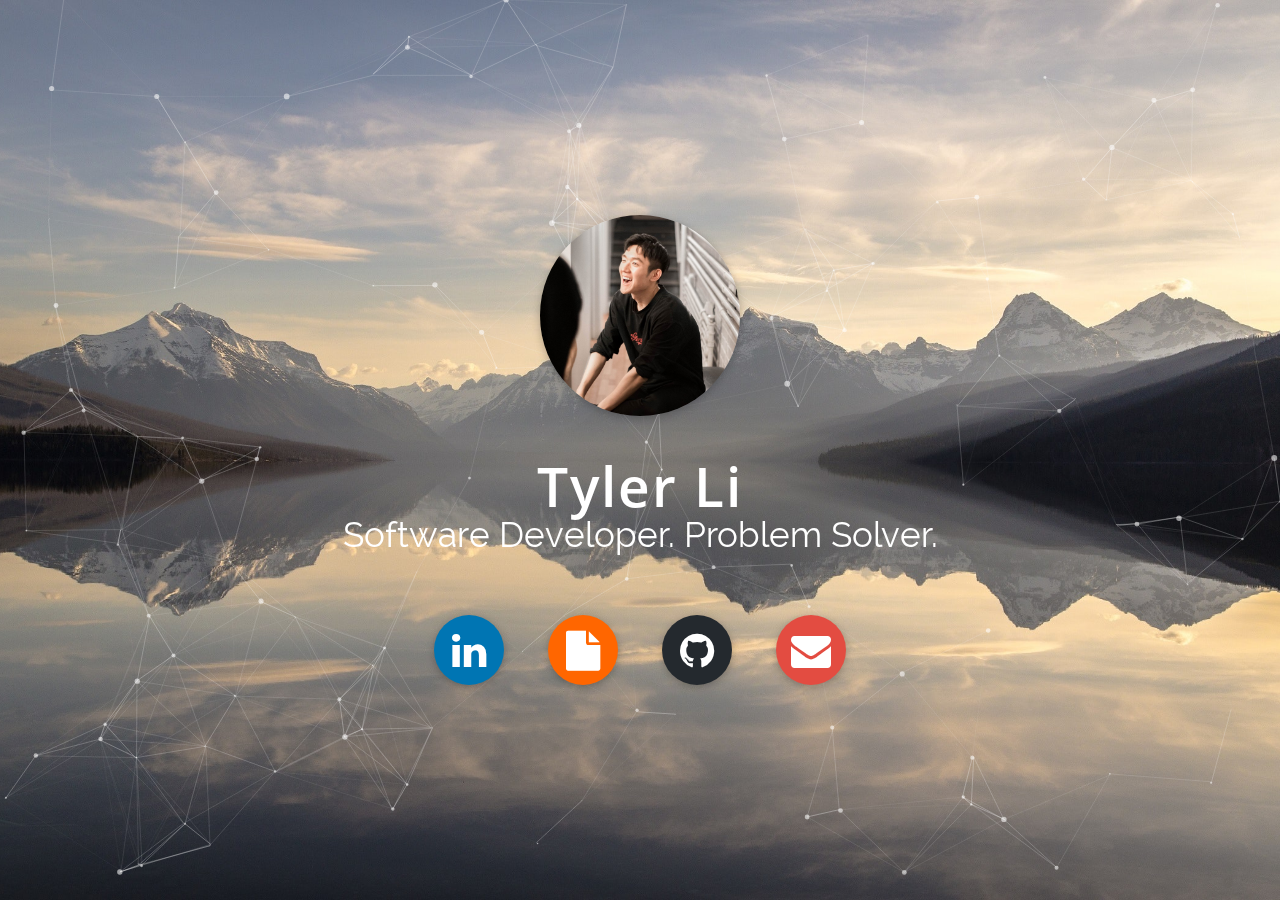
<file: index.html>
<!DOCTYPE html>
<html lang="en-US">

<head>
	<title>Tyler Li</title>
	<meta charset="utf-8">
	<meta name="description" content="Tyler Li is a passionate problem solver. As an eternal student (in the metaphorical sense), I love to learn and apply my knowledge in hands-on environments.">
	<meta name="keywords" content="Tyler Li, programmer, developer, Computer Science, CS, Montreal, McGill University, Quebec, Software, automation, Python, C++, Java, Tensorflow, Computer Vision, Test, Application, Qt">
	<meta name="author" content="Tyler Li">
	<meta name="viewport" content="width=device-width, initial-scale=1.0">
	
	<meta property="og:url" content="https://tyler-tj.github.io/">
	<meta property="og:title" content="Tyler (Tianjing) Li">
	<meta property="og:type" content="website">
	<meta property="og:description" content="Software Developer">
	<meta property="og:image" content="img/profile.jpg">

	<link rel="apple-touch-icon" href="img/bonfire.png">
	<link rel="Shortcut Icon" href="img/bonfire.png">

	<link rel="stylesheet" type="text/css" href="theme.min.css"/>	
</head>

<body>
	<div class="container-fluid">
		<div class="row">
			<div class="center-block" id="particles-js"></div>
			<div class=".col-md-6 .col-md-offset-3 vertical-center">
				<div class="content-container">
					<div class="text-container">
						<img id="image" class="center-block" src="img/profile.jpg">
						<h1 id="name-text">Tyler Li</h1>
						<h2 id="name-description">Software Developer. Problem Solver.</h2>
					</div>
					<br>
					<br>
					<br>
					<div class="logo-container">
						<ul class="list-inline list-social text-center">
							<!--
							<li class="social-facebook">
								<a class="fb" href="https://www.facebook.com/profile.php?id=643811354" title="Tyler's Facebook" target="_blank">
									<i class="fa fa-facebook" aria-hidden="true"></i>
								</a>
							
							</li> -->
							<li class="social-linkedin">
								<a class="li" href="https://www.linkedin.com/in/tianjingli/"
								title="Tyler's LinkedIn" target="_blank">
									<i class="fa fa-linkedin" aria-hidden="true"></i>
								</a>
							</li>
							<li class="social-devpost">
								<a class="bg" href="resume.html"
								title="Tyler's Resume" target="_blank">
									<i class="fa fa-file" aria-hidden="true"></i>
								</a>
							</li>
							<li class="social-github">
								<a class="gh" href="https://github.com/tyler-tj" title="Tyler's Github" target="_blank">
									<i class="fa fa-github" aria-hidden="true"></i>
								</a>
							</li>
							
							<li class="social-email">
								<a class="em" href="mailto:tianjinglimail@gmail.com" title="Tyler's email: tianjinglimail@gmail.com">
									<i class="fa fa-envelope" aria-hidden="true"></i>
								</a>
							</li>
							
						</ul>
					</div>
				</div>
			</div>
		</div>
	</div>

	<script src="lib/particles/particles.min.js"></script>
	<script src="index.min.js"></script>

</body>

</html>
</file>
<file: theme.min.css>
#particles-js,body{background:url(img/background.jpg) center center no-repeat fixed}@font-face{font-family:quantify;src:url('lib/fonts/Quantify Bold v2.6.ttf')}@font-face{font-family:rale;src:url(lib/fonts/Raleway-Regular.ttf)}@font-face{font-family:open_sans;src:url(lib/fonts/OpenSans-SemiBold.ttf)}body{-webkit-background-size:cover;-moz-background-size:cover;-o-background-size:cover;background-size:cover}.vertical-center{min-height:100%;min-height:100vh;display:flex;align-items:center}.container{height:100%;padding:0;margin:0;display:-webkit-box;display:-moz-box;display:-ms-flexbox;display:-webkit-flex;display:flex;align-items:center;justify-content:center}#name-description,#name-text{text-align:center;margin:0 auto;width:100%;color:#fff}#particles-js{width:100%;height:98%;position:absolute;z-index:1;top:0;left:0;-webkit-background-size:cover;-moz-background-size:cover;-o-background-size:cover;background-size:cover}.content-container,.logo-container,.text-container{width:100%;align-items:center;left:0;z-index:10}#name-text{font-family:open_sans,rale,Helvetica;font-size:30px;letter-spacing:1px}#name-description{font-family:rale,Helvetica;font-size:20px}.list-inline{margin:0!important;padding:0!important}ul.list-social{margin-bottom:0;align-items:center!important;align-self:center!important}ul.list-social li{margin-left:5px;margin-right:5px}@media (min-width:589px){#name-text{font-size:55px;letter-spacing:2px}#name-description{font-size:35px}ul.list-social li{margin-left:15px;margin-right:15px}}ul.list-social li a{display:block;height:40px;width:40px;line-height:40px;font-size:20px;border-radius:100%;color:#fff}@media (min-width:589px){ul.list-social li a{height:70px;width:70px;line-height:73px;font-size:40px}}ul.list-social li.social-facebook a{background-color:#3b5998;box-shadow: 0 2px 8px rgba(0,0,0,.26);}ul.list-social li.social-facebook a:hover{background-color:#344e86}ul.list-social li.social-github a{background-color:#24292E;box-shadow: 0 2px 8px rgba(0,0,0,.26);}ul.list-social li.social-github a:hover{background-color:#000}ul.list-social li.social-email a{background-color:#E34C41;box-shadow: 0 2px 8px rgba(0,0,0,.26);}ul.list-social li.social-email a:hover{background-color:#d73925}ul.list-social li.social-devpost a{background-color:#F60;box-shadow: 0 2px 8px rgba(0,0,0,.26);}ul.list-social li.social-devpost a:hover{background-color:#F04C19}ul.list-social li.social-linkedin a{background-color:#0075B3;box-shadow: 0 2px 8px rgba(0,0,0,.26);}ul.list-social li.social-linkedin a:hover{background-color:#1B6298}.fa-facebook{margin-top:-30px}.fa-github{margin-top:-5px}.fa-envelope{margin-top:-20px}.fa-linkedin{margin-top:-5px}#image{max-width:100px;border-radius:50px;box-shadow: 0 2px 8px rgba(0,0,0,.26);margin-bottom: 40px;}@media (min-width:589px){#image{max-width: 200px;border-radius: 100px;margin-bottom: 40px;box-shadow: 0 2px 8px rgba(0,0,0,.26);}}

/*
* Bootstrap v3.3.7 (http://getbootstrap.com)
* Copyright 2011-2016 Twitter, Inc.
* Licensed under MIT (https://github.com/twbs/bootstrap/blob/master/LICENSE)
* normalize.css v3.0.3 | MIT License | github.com/necolas/normalize.css */
html{font-family:sans-serif;-webkit-text-size-adjust:100%;-ms-text-size-adjust:100%}body{margin:0}article,aside,details,figcaption,figure,footer,header,hgroup,main,menu,nav,section,summary{display:block}audio,canvas,progress,video{display:inline-block;vertical-align:baseline}audio:not([controls]){display:none;height:0}[hidden],template{display:none}a{background-color:transparent}a:active,a:hover{outline:0}abbr[title]{border-bottom:1px dotted}b,strong{font-weight:700}dfn{font-style:italic}h1{margin:.67em 0;font-size:2em}mark{color:#000;background:#ff0}small{font-size:80%}sub,sup{position:relative;font-size:75%;line-height:0;vertical-align:baseline}sup{top:-.5em}sub{bottom:-.25em}img{border:0}svg:not(:root){overflow:hidden}figure{margin:1em 40px}hr{height:0;-webkit-box-sizing:content-box;-moz-box-sizing:content-box;box-sizing:content-box}pre{overflow:auto}code,kbd,pre,samp{font-family:monospace,monospace;font-size:1em}button,input,optgroup,select,textarea{margin:0;font:inherit;color:inherit}button{overflow:visible}button,select{text-transform:none}button,html input[type=button],input[type=reset],input[type=submit]{-webkit-appearance:button;cursor:pointer}button[disabled],html input[disabled]{cursor:default}button::-moz-focus-inner,input::-moz-focus-inner{padding:0;border:0}input{line-height:normal}input[type=checkbox],input[type=radio]{-webkit-box-sizing:border-box;-moz-box-sizing:border-box;box-sizing:border-box;padding:0}input[type=number]::-webkit-inner-spin-button,input[type=number]::-webkit-outer-spin-button{height:auto}input[type=search]{-webkit-box-sizing:content-box;-moz-box-sizing:content-box;box-sizing:content-box;-webkit-appearance:textfield}input[type=search]::-webkit-search-cancel-button,input[type=search]::-webkit-search-decoration{-webkit-appearance:none}fieldset{padding:.35em .625em .75em;margin:0 2px;border:1px solid silver}legend{padding:0;border:0}textarea{overflow:auto}optgroup{font-weight:700}table{border-spacing:0;border-collapse:collapse}td,th{padding:0}/*! Source: https://github.com/h5bp/html5-boilerplate/blob/master/src/css/main.css */@media print{*,:after,:before{color:#000!important;text-shadow:none!important;background:0 0!important;-webkit-box-shadow:none!important;box-shadow:none!important}a,a:visited{text-decoration:underline}a[href]:after{content:" (" attr(href) ")"}abbr[title]:after{content:" (" attr(title) ")"}a[href^="javascript:"]:after,a[href^="#"]:after{content:""}blockquote,pre{border:1px solid #999;page-break-inside:avoid}thead{display:table-header-group}img,tr{page-break-inside:avoid}img{max-width:100%!important}h2,h3,p{orphans:3;widows:3}h2,h3{page-break-after:avoid}.navbar{display:none}.btn>.caret,.dropup>.btn>.caret{border-top-color:#000!important}.label{border:1px solid #000}.table{border-collapse:collapse!important}.table td,.table th{background-color:#fff!important}.table-bordered td,.table-bordered th{border:1px solid #ddd!important}}@font-face{font-family:'Glyphicons Halflings';src:url(../fonts/glyphicons-halflings-regular.eot);src:url(../fonts/glyphicons-halflings-regular.eot?#iefix) format('embedded-opentype'),url(../fonts/glyphicons-halflings-regular.woff2) format('woff2'),url(../fonts/glyphicons-halflings-regular.woff) format('woff'),url(../fonts/glyphicons-halflings-regular.ttf) format('truetype'),url(../fonts/glyphicons-halflings-regular.svg#glyphicons_halflingsregular) format('svg')}.glyphicon{position:relative;top:1px;display:inline-block;font-family:'Glyphicons Halflings';font-style:normal;font-weight:400;line-height:1;-webkit-font-smoothing:antialiased;-moz-osx-font-smoothing:grayscale}.glyphicon-asterisk:before{content:"\002a"}.glyphicon-plus:before{content:"\002b"}.glyphicon-eur:before,.glyphicon-euro:before{content:"\20ac"}.glyphicon-minus:before{content:"\2212"}.glyphicon-cloud:before{content:"\2601"}.glyphicon-envelope:before{content:"\2709"}.glyphicon-pencil:before{content:"\270f"}.glyphicon-glass:before{content:"\e001"}.glyphicon-music:before{content:"\e002"}.glyphicon-search:before{content:"\e003"}.glyphicon-heart:before{content:"\e005"}.glyphicon-star:before{content:"\e006"}.glyphicon-star-empty:before{content:"\e007"}.glyphicon-user:before{content:"\e008"}.glyphicon-film:before{content:"\e009"}.glyphicon-th-large:before{content:"\e010"}.glyphicon-th:before{content:"\e011"}.glyphicon-th-list:before{content:"\e012"}.glyphicon-ok:before{content:"\e013"}.glyphicon-remove:before{content:"\e014"}.glyphicon-zoom-in:before{content:"\e015"}.glyphicon-zoom-out:before{content:"\e016"}.glyphicon-off:before{content:"\e017"}.glyphicon-signal:before{content:"\e018"}.glyphicon-cog:before{content:"\e019"}.glyphicon-trash:before{content:"\e020"}.glyphicon-home:before{content:"\e021"}.glyphicon-file:before{content:"\e022"}.glyphicon-time:before{content:"\e023"}.glyphicon-road:before{content:"\e024"}.glyphicon-download-alt:before{content:"\e025"}.glyphicon-download:before{content:"\e026"}.glyphicon-upload:before{content:"\e027"}.glyphicon-inbox:before{content:"\e028"}.glyphicon-play-circle:before{content:"\e029"}.glyphicon-repeat:before{content:"\e030"}.glyphicon-refresh:before{content:"\e031"}.glyphicon-list-alt:before{content:"\e032"}.glyphicon-lock:before{content:"\e033"}.glyphicon-flag:before{content:"\e034"}.glyphicon-headphones:before{content:"\e035"}.glyphicon-volume-off:before{content:"\e036"}.glyphicon-volume-down:before{content:"\e037"}.glyphicon-volume-up:before{content:"\e038"}.glyphicon-qrcode:before{content:"\e039"}.glyphicon-barcode:before{content:"\e040"}.glyphicon-tag:before{content:"\e041"}.glyphicon-tags:before{content:"\e042"}.glyphicon-book:before{content:"\e043"}.glyphicon-bookmark:before{content:"\e044"}.glyphicon-print:before{content:"\e045"}.glyphicon-camera:before{content:"\e046"}.glyphicon-font:before{content:"\e047"}.glyphicon-bold:before{content:"\e048"}.glyphicon-italic:before{content:"\e049"}.glyphicon-text-height:before{content:"\e050"}.glyphicon-text-width:before{content:"\e051"}.glyphicon-align-left:before{content:"\e052"}.glyphicon-align-center:before{content:"\e053"}.glyphicon-align-right:before{content:"\e054"}.glyphicon-align-justify:before{content:"\e055"}.glyphicon-list:before{content:"\e056"}.glyphicon-indent-left:before{content:"\e057"}.glyphicon-indent-right:before{content:"\e058"}.glyphicon-facetime-video:before{content:"\e059"}.glyphicon-picture:before{content:"\e060"}.glyphicon-map-marker:before{content:"\e062"}.glyphicon-adjust:before{content:"\e063"}.glyphicon-tint:before{content:"\e064"}.glyphicon-edit:before{content:"\e065"}.glyphicon-share:before{content:"\e066"}.glyphicon-check:before{content:"\e067"}.glyphicon-move:before{content:"\e068"}.glyphicon-step-backward:before{content:"\e069"}.glyphicon-fast-backward:before{content:"\e070"}.glyphicon-backward:before{content:"\e071"}.glyphicon-play:before{content:"\e072"}.glyphicon-pause:before{content:"\e073"}.glyphicon-stop:before{content:"\e074"}.glyphicon-forward:before{content:"\e075"}.glyphicon-fast-forward:before{content:"\e076"}.glyphicon-step-forward:before{content:"\e077"}.glyphicon-eject:before{content:"\e078"}.glyphicon-chevron-left:before{content:"\e079"}.glyphicon-chevron-right:before{content:"\e080"}.glyphicon-plus-sign:before{content:"\e081"}.glyphicon-minus-sign:before{content:"\e082"}.glyphicon-remove-sign:before{content:"\e083"}.glyphicon-ok-sign:before{content:"\e084"}.glyphicon-question-sign:before{content:"\e085"}.glyphicon-info-sign:before{content:"\e086"}.glyphicon-screenshot:before{content:"\e087"}.glyphicon-remove-circle:before{content:"\e088"}.glyphicon-ok-circle:before{content:"\e089"}.glyphicon-ban-circle:before{content:"\e090"}.glyphicon-arrow-left:before{content:"\e091"}.glyphicon-arrow-right:before{content:"\e092"}.glyphicon-arrow-up:before{content:"\e093"}.glyphicon-arrow-down:before{content:"\e094"}.glyphicon-share-alt:before{content:"\e095"}.glyphicon-resize-full:before{content:"\e096"}.glyphicon-resize-small:before{content:"\e097"}.glyphicon-exclamation-sign:before{content:"\e101"}.glyphicon-gift:before{content:"\e102"}.glyphicon-leaf:before{content:"\e103"}.glyphicon-fire:before{content:"\e104"}.glyphicon-eye-open:before{content:"\e105"}.glyphicon-eye-close:before{content:"\e106"}.glyphicon-warning-sign:before{content:"\e107"}.glyphicon-plane:before{content:"\e108"}.glyphicon-calendar:before{content:"\e109"}.glyphicon-random:before{content:"\e110"}.glyphicon-comment:before{content:"\e111"}.glyphicon-magnet:before{content:"\e112"}.glyphicon-chevron-up:before{content:"\e113"}.glyphicon-chevron-down:before{content:"\e114"}.glyphicon-retweet:before{content:"\e115"}.glyphicon-shopping-cart:before{content:"\e116"}.glyphicon-folder-close:before{content:"\e117"}.glyphicon-folder-open:before{content:"\e118"}.glyphicon-resize-vertical:before{content:"\e119"}.glyphicon-resize-horizontal:before{content:"\e120"}.glyphicon-hdd:before{content:"\e121"}.glyphicon-bullhorn:before{content:"\e122"}.glyphicon-bell:before{content:"\e123"}.glyphicon-certificate:before{content:"\e124"}.glyphicon-thumbs-up:before{content:"\e125"}.glyphicon-thumbs-down:before{content:"\e126"}.glyphicon-hand-right:before{content:"\e127"}.glyphicon-hand-left:before{content:"\e128"}.glyphicon-hand-up:before{content:"\e129"}.glyphicon-hand-down:before{content:"\e130"}.glyphicon-circle-arrow-right:before{content:"\e131"}.glyphicon-circle-arrow-left:before{content:"\e132"}.glyphicon-circle-arrow-up:before{content:"\e133"}.glyphicon-circle-arrow-down:before{content:"\e134"}.glyphicon-globe:before{content:"\e135"}.glyphicon-wrench:before{content:"\e136"}.glyphicon-tasks:before{content:"\e137"}.glyphicon-filter:before{content:"\e138"}.glyphicon-briefcase:before{content:"\e139"}.glyphicon-fullscreen:before{content:"\e140"}.glyphicon-dashboard:before{content:"\e141"}.glyphicon-paperclip:before{content:"\e142"}.glyphicon-heart-empty:before{content:"\e143"}.glyphicon-link:before{content:"\e144"}.glyphicon-phone:before{content:"\e145"}.glyphicon-pushpin:before{content:"\e146"}.glyphicon-usd:before{content:"\e148"}.glyphicon-gbp:before{content:"\e149"}.glyphicon-sort:before{content:"\e150"}.glyphicon-sort-by-alphabet:before{content:"\e151"}.glyphicon-sort-by-alphabet-alt:before{content:"\e152"}.glyphicon-sort-by-order:before{content:"\e153"}.glyphicon-sort-by-order-alt:before{content:"\e154"}.glyphicon-sort-by-attributes:before{content:"\e155"}.glyphicon-sort-by-attributes-alt:before{content:"\e156"}.glyphicon-unchecked:before{content:"\e157"}.glyphicon-expand:before{content:"\e158"}.glyphicon-collapse-down:before{content:"\e159"}.glyphicon-collapse-up:before{content:"\e160"}.glyphicon-log-in:before{content:"\e161"}.glyphicon-flash:before{content:"\e162"}.glyphicon-log-out:before{content:"\e163"}.glyphicon-new-window:before{content:"\e164"}.glyphicon-record:before{content:"\e165"}.glyphicon-save:before{content:"\e166"}.glyphicon-open:before{content:"\e167"}.glyphicon-saved:before{content:"\e168"}.glyphicon-import:before{content:"\e169"}.glyphicon-export:before{content:"\e170"}.glyphicon-send:before{content:"\e171"}.glyphicon-floppy-disk:before{content:"\e172"}.glyphicon-floppy-saved:before{content:"\e173"}.glyphicon-floppy-remove:before{content:"\e174"}.glyphicon-floppy-save:before{content:"\e175"}.glyphicon-floppy-open:before{content:"\e176"}.glyphicon-credit-card:before{content:"\e177"}.glyphicon-transfer:before{content:"\e178"}.glyphicon-cutlery:before{content:"\e179"}.glyphicon-header:before{content:"\e180"}.glyphicon-compressed:before{content:"\e181"}.glyphicon-earphone:before{content:"\e182"}.glyphicon-phone-alt:before{content:"\e183"}.glyphicon-tower:before{content:"\e184"}.glyphicon-stats:before{content:"\e185"}.glyphicon-sd-video:before{content:"\e186"}.glyphicon-hd-video:before{content:"\e187"}.glyphicon-subtitles:before{content:"\e188"}.glyphicon-sound-stereo:before{content:"\e189"}.glyphicon-sound-dolby:before{content:"\e190"}.glyphicon-sound-5-1:before{content:"\e191"}.glyphicon-sound-6-1:before{content:"\e192"}.glyphicon-sound-7-1:before{content:"\e193"}.glyphicon-copyright-mark:before{content:"\e194"}.glyphicon-registration-mark:before{content:"\e195"}.glyphicon-cloud-download:before{content:"\e197"}.glyphicon-cloud-upload:before{content:"\e198"}.glyphicon-tree-conifer:before{content:"\e199"}.glyphicon-tree-deciduous:before{content:"\e200"}.glyphicon-cd:before{content:"\e201"}.glyphicon-save-file:before{content:"\e202"}.glyphicon-open-file:before{content:"\e203"}.glyphicon-level-up:before{content:"\e204"}.glyphicon-copy:before{content:"\e205"}.glyphicon-paste:before{content:"\e206"}.glyphicon-alert:before{content:"\e209"}.glyphicon-equalizer:before{content:"\e210"}.glyphicon-king:before{content:"\e211"}.glyphicon-queen:before{content:"\e212"}.glyphicon-pawn:before{content:"\e213"}.glyphicon-bishop:before{content:"\e214"}.glyphicon-knight:before{content:"\e215"}.glyphicon-baby-formula:before{content:"\e216"}.glyphicon-tent:before{content:"\26fa"}.glyphicon-blackboard:before{content:"\e218"}.glyphicon-bed:before{content:"\e219"}.glyphicon-apple:before{content:"\f8ff"}.glyphicon-erase:before{content:"\e221"}.glyphicon-hourglass:before{content:"\231b"}.glyphicon-lamp:before{content:"\e223"}.glyphicon-duplicate:before{content:"\e224"}.glyphicon-piggy-bank:before{content:"\e225"}.glyphicon-scissors:before{content:"\e226"}.glyphicon-bitcoin:before{content:"\e227"}.glyphicon-btc:before{content:"\e227"}.glyphicon-xbt:before{content:"\e227"}.glyphicon-yen:before{content:"\00a5"}.glyphicon-jpy:before{content:"\00a5"}.glyphicon-ruble:before{content:"\20bd"}.glyphicon-rub:before{content:"\20bd"}.glyphicon-scale:before{content:"\e230"}.glyphicon-ice-lolly:before{content:"\e231"}.glyphicon-ice-lolly-tasted:before{content:"\e232"}.glyphicon-education:before{content:"\e233"}.glyphicon-option-horizontal:before{content:"\e234"}.glyphicon-option-vertical:before{content:"\e235"}.glyphicon-menu-hamburger:before{content:"\e236"}.glyphicon-modal-window:before{content:"\e237"}.glyphicon-oil:before{content:"\e238"}.glyphicon-grain:before{content:"\e239"}.glyphicon-sunglasses:before{content:"\e240"}.glyphicon-text-size:before{content:"\e241"}.glyphicon-text-color:before{content:"\e242"}.glyphicon-text-background:before{content:"\e243"}.glyphicon-object-align-top:before{content:"\e244"}.glyphicon-object-align-bottom:before{content:"\e245"}.glyphicon-object-align-horizontal:before{content:"\e246"}.glyphicon-object-align-left:before{content:"\e247"}.glyphicon-object-align-vertical:before{content:"\e248"}.glyphicon-object-align-right:before{content:"\e249"}.glyphicon-triangle-right:before{content:"\e250"}.glyphicon-triangle-left:before{content:"\e251"}.glyphicon-triangle-bottom:before{content:"\e252"}.glyphicon-triangle-top:before{content:"\e253"}.glyphicon-console:before{content:"\e254"}.glyphicon-superscript:before{content:"\e255"}.glyphicon-subscript:before{content:"\e256"}.glyphicon-menu-left:before{content:"\e257"}.glyphicon-menu-right:before{content:"\e258"}.glyphicon-menu-down:before{content:"\e259"}.glyphicon-menu-up:before{content:"\e260"}*{-webkit-box-sizing:border-box;-moz-box-sizing:border-box;box-sizing:border-box}:after,:before{-webkit-box-sizing:border-box;-moz-box-sizing:border-box;box-sizing:border-box}html{font-size:10px;-webkit-tap-highlight-color:rgba(0,0,0,0)}body{font-family:"Helvetica Neue",Helvetica,Arial,sans-serif;font-size:14px;line-height:1.42857143;color:#333;background-color:#fff}button,input,select,textarea{font-family:inherit;font-size:inherit;line-height:inherit}a{color:#337ab7;text-decoration:none}a:focus,a:hover{color:#23527c;text-decoration:underline}a:focus{outline:5px auto -webkit-focus-ring-color;outline-offset:-2px}figure{margin:0}img{vertical-align:middle}.carousel-inner>.item>a>img,.carousel-inner>.item>img,.img-responsive,.thumbnail a>img,.thumbnail>img{display:block;max-width:100%;height:auto}.img-rounded{border-radius:6px}.img-thumbnail{display:inline-block;max-width:100%;height:auto;padding:4px;line-height:1.42857143;background-color:#fff;border:1px solid #ddd;border-radius:4px;-webkit-transition:all .2s ease-in-out;-o-transition:all .2s ease-in-out;transition:all .2s ease-in-out}.img-circle{border-radius:50%}hr{margin-top:20px;margin-bottom:20px;border:0;border-top:1px solid #eee}.sr-only{position:absolute;width:1px;height:1px;padding:0;margin:-1px;overflow:hidden;clip:rect(0,0,0,0);border:0}.sr-only-focusable:active,.sr-only-focusable:focus{position:static;width:auto;height:auto;margin:0;overflow:visible;clip:auto}[role=button]{cursor:pointer}.h1,.h2,.h3,.h4,.h5,.h6,h1,h2,h3,h4,h5,h6{font-family:inherit;font-weight:500;line-height:1.1;color:inherit}.h1 .small,.h1 small,.h2 .small,.h2 small,.h3 .small,.h3 small,.h4 .small,.h4 small,.h5 .small,.h5 small,.h6 .small,.h6 small,h1 .small,h1 small,h2 .small,h2 small,h3 .small,h3 small,h4 .small,h4 small,h5 .small,h5 small,h6 .small,h6 small{font-weight:400;line-height:1;color:#777}.h1,.h2,.h3,h1,h2,h3{margin-top:20px;margin-bottom:10px}.h1 .small,.h1 small,.h2 .small,.h2 small,.h3 .small,.h3 small,h1 .small,h1 small,h2 .small,h2 small,h3 .small,h3 small{font-size:65%}.h4,.h5,.h6,h4,h5,h6{margin-top:10px;margin-bottom:10px}.h4 .small,.h4 small,.h5 .small,.h5 small,.h6 .small,.h6 small,h4 .small,h4 small,h5 .small,h5 small,h6 .small,h6 small{font-size:75%}.h1,h1{font-size:36px}.h2,h2{font-size:30px}.h3,h3{font-size:24px}.h4,h4{font-size:18px}.h5,h5{font-size:14px}.h6,h6{font-size:12px}p{margin:0 0 10px}.lead{margin-bottom:20px;font-size:16px;font-weight:300;line-height:1.4}@media (min-width:768px){.lead{font-size:21px}}.small,small{font-size:85%}.mark,mark{padding:.2em;background-color:#fcf8e3}.text-left{text-align:left}.text-right{text-align:right}.text-center{text-align:center}.text-justify{text-align:justify}.text-nowrap{white-space:nowrap}.text-lowercase{text-transform:lowercase}.text-uppercase{text-transform:uppercase}.text-capitalize{text-transform:capitalize}.text-muted{color:#777}.text-primary{color:#337ab7}a.text-primary:focus,a.text-primary:hover{color:#286090}.text-success{color:#3c763d}a.text-success:focus,a.text-success:hover{color:#2b542c}.text-info{color:#31708f}a.text-info:focus,a.text-info:hover{color:#245269}.text-warning{color:#8a6d3b}a.text-warning:focus,a.text-warning:hover{color:#66512c}.text-danger{color:#a94442}a.text-danger:focus,a.text-danger:hover{color:#843534}.bg-primary{color:#fff;background-color:#337ab7}a.bg-primary:focus,a.bg-primary:hover{background-color:#286090}.bg-success{background-color:#dff0d8}a.bg-success:focus,a.bg-success:hover{background-color:#c1e2b3}.bg-info{background-color:#d9edf7}a.bg-info:focus,a.bg-info:hover{background-color:#afd9ee}.bg-warning{background-color:#fcf8e3}a.bg-warning:focus,a.bg-warning:hover{background-color:#f7ecb5}.bg-danger{background-color:#f2dede}a.bg-danger:focus,a.bg-danger:hover{background-color:#e4b9b9}.page-header{padding-bottom:9px;margin:40px 0 20px;border-bottom:1px solid #eee}ol,ul{margin-top:0;margin-bottom:10px}ol ol,ol ul,ul ol,ul ul{margin-bottom:0}.list-unstyled{padding-left:0;list-style:none}.list-inline{padding-left:0;margin-left:-5px;list-style:none}.list-inline>li{display:inline-block;padding-right:5px;padding-left:5px}dl{margin-top:0;margin-bottom:20px}dd,dt{line-height:1.42857143}dt{font-weight:700}dd{margin-left:0}@media (min-width:768px){.dl-horizontal dt{float:left;width:160px;overflow:hidden;clear:left;text-align:right;text-overflow:ellipsis;white-space:nowrap}.dl-horizontal dd{margin-left:180px}}abbr[data-original-title],abbr[title]{cursor:help;border-bottom:1px dotted #777}.initialism{font-size:90%;text-transform:uppercase}blockquote{padding:10px 20px;margin:0 0 20px;font-size:17.5px;border-left:5px solid #eee}blockquote ol:last-child,blockquote p:last-child,blockquote ul:last-child{margin-bottom:0}blockquote .small,blockquote footer,blockquote small{display:block;font-size:80%;line-height:1.42857143;color:#777}blockquote .small:before,blockquote footer:before,blockquote small:before{content:'\2014 \00A0'}.blockquote-reverse,blockquote.pull-right{padding-right:15px;padding-left:0;text-align:right;border-right:5px solid #eee;border-left:0}.blockquote-reverse .small:before,.blockquote-reverse footer:before,.blockquote-reverse small:before,blockquote.pull-right .small:before,blockquote.pull-right footer:before,blockquote.pull-right small:before{content:''}.blockquote-reverse .small:after,.blockquote-reverse footer:after,.blockquote-reverse small:after,blockquote.pull-right .small:after,blockquote.pull-right footer:after,blockquote.pull-right small:after{content:'\00A0 \2014'}address{margin-bottom:20px;font-style:normal;line-height:1.42857143}code,kbd,pre,samp{font-family:Menlo,Monaco,Consolas,"Courier New",monospace}code{padding:2px 4px;font-size:90%;color:#c7254e;background-color:#f9f2f4;border-radius:4px}kbd{padding:2px 4px;font-size:90%;color:#fff;background-color:#333;border-radius:3px;-webkit-box-shadow:inset 0 -1px 0 rgba(0,0,0,.25);box-shadow:inset 0 -1px 0 rgba(0,0,0,.25)}kbd kbd{padding:0;font-size:100%;font-weight:700;-webkit-box-shadow:none;box-shadow:none}pre{display:block;padding:9.5px;margin:0 0 10px;font-size:13px;line-height:1.42857143;color:#333;word-break:break-all;word-wrap:break-word;background-color:#f5f5f5;border:1px solid #ccc;border-radius:4px}pre code{padding:0;font-size:inherit;color:inherit;white-space:pre-wrap;background-color:transparent;border-radius:0}.pre-scrollable{max-height:340px;overflow-y:scroll}.container{padding-right:15px;padding-left:15px;margin-right:auto;margin-left:auto}@media (min-width:768px){.container{width:750px}}@media (min-width:992px){.container{width:970px}}@media (min-width:1200px){.container{width:1170px}}.container-fluid{padding-right:15px;padding-left:15px;margin-right:auto;margin-left:auto}.row{margin-right:-15px;margin-left:-15px}.col-lg-1,.col-lg-10,.col-lg-11,.col-lg-12,.col-lg-2,.col-lg-3,.col-lg-4,.col-lg-5,.col-lg-6,.col-lg-7,.col-lg-8,.col-lg-9,.col-md-1,.col-md-10,.col-md-11,.col-md-12,.col-md-2,.col-md-3,.col-md-4,.col-md-5,.col-md-6,.col-md-7,.col-md-8,.col-md-9,.col-sm-1,.col-sm-10,.col-sm-11,.col-sm-12,.col-sm-2,.col-sm-3,.col-sm-4,.col-sm-5,.col-sm-6,.col-sm-7,.col-sm-8,.col-sm-9,.col-xs-1,.col-xs-10,.col-xs-11,.col-xs-12,.col-xs-2,.col-xs-3,.col-xs-4,.col-xs-5,.col-xs-6,.col-xs-7,.col-xs-8,.col-xs-9{position:relative;min-height:1px;padding-right:15px;padding-left:15px}.col-xs-1,.col-xs-10,.col-xs-11,.col-xs-12,.col-xs-2,.col-xs-3,.col-xs-4,.col-xs-5,.col-xs-6,.col-xs-7,.col-xs-8,.col-xs-9{float:left}.col-xs-12{width:100%}.col-xs-11{width:91.66666667%}.col-xs-10{width:83.33333333%}.col-xs-9{width:75%}.col-xs-8{width:66.66666667%}.col-xs-7{width:58.33333333%}.col-xs-6{width:50%}.col-xs-5{width:41.66666667%}.col-xs-4{width:33.33333333%}.col-xs-3{width:25%}.col-xs-2{width:16.66666667%}.col-xs-1{width:8.33333333%}.col-xs-pull-12{right:100%}.col-xs-pull-11{right:91.66666667%}.col-xs-pull-10{right:83.33333333%}.col-xs-pull-9{right:75%}.col-xs-pull-8{right:66.66666667%}.col-xs-pull-7{right:58.33333333%}.col-xs-pull-6{right:50%}.col-xs-pull-5{right:41.66666667%}.col-xs-pull-4{right:33.33333333%}.col-xs-pull-3{right:25%}.col-xs-pull-2{right:16.66666667%}.col-xs-pull-1{right:8.33333333%}.col-xs-pull-0{right:auto}.col-xs-push-12{left:100%}.col-xs-push-11{left:91.66666667%}.col-xs-push-10{left:83.33333333%}.col-xs-push-9{left:75%}.col-xs-push-8{left:66.66666667%}.col-xs-push-7{left:58.33333333%}.col-xs-push-6{left:50%}.col-xs-push-5{left:41.66666667%}.col-xs-push-4{left:33.33333333%}.col-xs-push-3{left:25%}.col-xs-push-2{left:16.66666667%}.col-xs-push-1{left:8.33333333%}.col-xs-push-0{left:auto}.col-xs-offset-12{margin-left:100%}.col-xs-offset-11{margin-left:91.66666667%}.col-xs-offset-10{margin-left:83.33333333%}.col-xs-offset-9{margin-left:75%}.col-xs-offset-8{margin-left:66.66666667%}.col-xs-offset-7{margin-left:58.33333333%}.col-xs-offset-6{margin-left:50%}.col-xs-offset-5{margin-left:41.66666667%}.col-xs-offset-4{margin-left:33.33333333%}.col-xs-offset-3{margin-left:25%}.col-xs-offset-2{margin-left:16.66666667%}.col-xs-offset-1{margin-left:8.33333333%}.col-xs-offset-0{margin-left:0}@media (min-width:768px){.col-sm-1,.col-sm-10,.col-sm-11,.col-sm-12,.col-sm-2,.col-sm-3,.col-sm-4,.col-sm-5,.col-sm-6,.col-sm-7,.col-sm-8,.col-sm-9{float:left}.col-sm-12{width:100%}.col-sm-11{width:91.66666667%}.col-sm-10{width:83.33333333%}.col-sm-9{width:75%}.col-sm-8{width:66.66666667%}.col-sm-7{width:58.33333333%}.col-sm-6{width:50%}.col-sm-5{width:41.66666667%}.col-sm-4{width:33.33333333%}.col-sm-3{width:25%}.col-sm-2{width:16.66666667%}.col-sm-1{width:8.33333333%}.col-sm-pull-12{right:100%}.col-sm-pull-11{right:91.66666667%}.col-sm-pull-10{right:83.33333333%}.col-sm-pull-9{right:75%}.col-sm-pull-8{right:66.66666667%}.col-sm-pull-7{right:58.33333333%}.col-sm-pull-6{right:50%}.col-sm-pull-5{right:41.66666667%}.col-sm-pull-4{right:33.33333333%}.col-sm-pull-3{right:25%}.col-sm-pull-2{right:16.66666667%}.col-sm-pull-1{right:8.33333333%}.col-sm-pull-0{right:auto}.col-sm-push-12{left:100%}.col-sm-push-11{left:91.66666667%}.col-sm-push-10{left:83.33333333%}.col-sm-push-9{left:75%}.col-sm-push-8{left:66.66666667%}.col-sm-push-7{left:58.33333333%}.col-sm-push-6{left:50%}.col-sm-push-5{left:41.66666667%}.col-sm-push-4{left:33.33333333%}.col-sm-push-3{left:25%}.col-sm-push-2{left:16.66666667%}.col-sm-push-1{left:8.33333333%}.col-sm-push-0{left:auto}.col-sm-offset-12{margin-left:100%}.col-sm-offset-11{margin-left:91.66666667%}.col-sm-offset-10{margin-left:83.33333333%}.col-sm-offset-9{margin-left:75%}.col-sm-offset-8{margin-left:66.66666667%}.col-sm-offset-7{margin-left:58.33333333%}.col-sm-offset-6{margin-left:50%}.col-sm-offset-5{margin-left:41.66666667%}.col-sm-offset-4{margin-left:33.33333333%}.col-sm-offset-3{margin-left:25%}.col-sm-offset-2{margin-left:16.66666667%}.col-sm-offset-1{margin-left:8.33333333%}.col-sm-offset-0{margin-left:0}}@media (min-width:992px){.col-md-1,.col-md-10,.col-md-11,.col-md-12,.col-md-2,.col-md-3,.col-md-4,.col-md-5,.col-md-6,.col-md-7,.col-md-8,.col-md-9{float:left}.col-md-12{width:100%}.col-md-11{width:91.66666667%}.col-md-10{width:83.33333333%}.col-md-9{width:75%}.col-md-8{width:66.66666667%}.col-md-7{width:58.33333333%}.col-md-6{width:50%}.col-md-5{width:41.66666667%}.col-md-4{width:33.33333333%}.col-md-3{width:25%}.col-md-2{width:16.66666667%}.col-md-1{width:8.33333333%}.col-md-pull-12{right:100%}.col-md-pull-11{right:91.66666667%}.col-md-pull-10{right:83.33333333%}.col-md-pull-9{right:75%}.col-md-pull-8{right:66.66666667%}.col-md-pull-7{right:58.33333333%}.col-md-pull-6{right:50%}.col-md-pull-5{right:41.66666667%}.col-md-pull-4{right:33.33333333%}.col-md-pull-3{right:25%}.col-md-pull-2{right:16.66666667%}.col-md-pull-1{right:8.33333333%}.col-md-pull-0{right:auto}.col-md-push-12{left:100%}.col-md-push-11{left:91.66666667%}.col-md-push-10{left:83.33333333%}.col-md-push-9{left:75%}.col-md-push-8{left:66.66666667%}.col-md-push-7{left:58.33333333%}.col-md-push-6{left:50%}.col-md-push-5{left:41.66666667%}.col-md-push-4{left:33.33333333%}.col-md-push-3{left:25%}.col-md-push-2{left:16.66666667%}.col-md-push-1{left:8.33333333%}.col-md-push-0{left:auto}.col-md-offset-12{margin-left:100%}.col-md-offset-11{margin-left:91.66666667%}.col-md-offset-10{margin-left:83.33333333%}.col-md-offset-9{margin-left:75%}.col-md-offset-8{margin-left:66.66666667%}.col-md-offset-7{margin-left:58.33333333%}.col-md-offset-6{margin-left:50%}.col-md-offset-5{margin-left:41.66666667%}.col-md-offset-4{margin-left:33.33333333%}.col-md-offset-3{margin-left:25%}.col-md-offset-2{margin-left:16.66666667%}.col-md-offset-1{margin-left:8.33333333%}.col-md-offset-0{margin-left:0}}@media (min-width:1200px){.col-lg-1,.col-lg-10,.col-lg-11,.col-lg-12,.col-lg-2,.col-lg-3,.col-lg-4,.col-lg-5,.col-lg-6,.col-lg-7,.col-lg-8,.col-lg-9{float:left}.col-lg-12{width:100%}.col-lg-11{width:91.66666667%}.col-lg-10{width:83.33333333%}.col-lg-9{width:75%}.col-lg-8{width:66.66666667%}.col-lg-7{width:58.33333333%}.col-lg-6{width:50%}.col-lg-5{width:41.66666667%}.col-lg-4{width:33.33333333%}.col-lg-3{width:25%}.col-lg-2{width:16.66666667%}.col-lg-1{width:8.33333333%}.col-lg-pull-12{right:100%}.col-lg-pull-11{right:91.66666667%}.col-lg-pull-10{right:83.33333333%}.col-lg-pull-9{right:75%}.col-lg-pull-8{right:66.66666667%}.col-lg-pull-7{right:58.33333333%}.col-lg-pull-6{right:50%}.col-lg-pull-5{right:41.66666667%}.col-lg-pull-4{right:33.33333333%}.col-lg-pull-3{right:25%}.col-lg-pull-2{right:16.66666667%}.col-lg-pull-1{right:8.33333333%}.col-lg-pull-0{right:auto}.col-lg-push-12{left:100%}.col-lg-push-11{left:91.66666667%}.col-lg-push-10{left:83.33333333%}.col-lg-push-9{left:75%}.col-lg-push-8{left:66.66666667%}.col-lg-push-7{left:58.33333333%}.col-lg-push-6{left:50%}.col-lg-push-5{left:41.66666667%}.col-lg-push-4{left:33.33333333%}.col-lg-push-3{left:25%}.col-lg-push-2{left:16.66666667%}.col-lg-push-1{left:8.33333333%}.col-lg-push-0{left:auto}.col-lg-offset-12{margin-left:100%}.col-lg-offset-11{margin-left:91.66666667%}.col-lg-offset-10{margin-left:83.33333333%}.col-lg-offset-9{margin-left:75%}.col-lg-offset-8{margin-left:66.66666667%}.col-lg-offset-7{margin-left:58.33333333%}.col-lg-offset-6{margin-left:50%}.col-lg-offset-5{margin-left:41.66666667%}.col-lg-offset-4{margin-left:33.33333333%}.col-lg-offset-3{margin-left:25%}.col-lg-offset-2{margin-left:16.66666667%}.col-lg-offset-1{margin-left:8.33333333%}.col-lg-offset-0{margin-left:0}}table{background-color:transparent}caption{padding-top:8px;padding-bottom:8px;color:#777;text-align:left}th{text-align:left}.table{width:100%;max-width:100%;margin-bottom:20px}.table>tbody>tr>td,.table>tbody>tr>th,.table>tfoot>tr>td,.table>tfoot>tr>th,.table>thead>tr>td,.table>thead>tr>th{padding:8px;line-height:1.42857143;vertical-align:top;border-top:1px solid #ddd}.table>thead>tr>th{vertical-align:bottom;border-bottom:2px solid #ddd}.table>caption+thead>tr:first-child>td,.table>caption+thead>tr:first-child>th,.table>colgroup+thead>tr:first-child>td,.table>colgroup+thead>tr:first-child>th,.table>thead:first-child>tr:first-child>td,.table>thead:first-child>tr:first-child>th{border-top:0}.table>tbody+tbody{border-top:2px solid #ddd}.table .table{background-color:#fff}.table-condensed>tbody>tr>td,.table-condensed>tbody>tr>th,.table-condensed>tfoot>tr>td,.table-condensed>tfoot>tr>th,.table-condensed>thead>tr>td,.table-condensed>thead>tr>th{padding:5px}.table-bordered{border:1px solid #ddd}.table-bordered>tbody>tr>td,.table-bordered>tbody>tr>th,.table-bordered>tfoot>tr>td,.table-bordered>tfoot>tr>th,.table-bordered>thead>tr>td,.table-bordered>thead>tr>th{border:1px solid #ddd}.table-bordered>thead>tr>td,.table-bordered>thead>tr>th{border-bottom-width:2px}.table-striped>tbody>tr:nth-of-type(odd){background-color:#f9f9f9}.table-hover>tbody>tr:hover{background-color:#f5f5f5}table col[class*=col-]{position:static;display:table-column;float:none}table td[class*=col-],table th[class*=col-]{position:static;display:table-cell;float:none}.table>tbody>tr.active>td,.table>tbody>tr.active>th,.table>tbody>tr>td.active,.table>tbody>tr>th.active,.table>tfoot>tr.active>td,.table>tfoot>tr.active>th,.table>tfoot>tr>td.active,.table>tfoot>tr>th.active,.table>thead>tr.active>td,.table>thead>tr.active>th,.table>thead>tr>td.active,.table>thead>tr>th.active{background-color:#f5f5f5}.table-hover>tbody>tr.active:hover>td,.table-hover>tbody>tr.active:hover>th,.table-hover>tbody>tr:hover>.active,.table-hover>tbody>tr>td.active:hover,.table-hover>tbody>tr>th.active:hover{background-color:#e8e8e8}.table>tbody>tr.success>td,.table>tbody>tr.success>th,.table>tbody>tr>td.success,.table>tbody>tr>th.success,.table>tfoot>tr.success>td,.table>tfoot>tr.success>th,.table>tfoot>tr>td.success,.table>tfoot>tr>th.success,.table>thead>tr.success>td,.table>thead>tr.success>th,.table>thead>tr>td.success,.table>thead>tr>th.success{background-color:#dff0d8}.table-hover>tbody>tr.success:hover>td,.table-hover>tbody>tr.success:hover>th,.table-hover>tbody>tr:hover>.success,.table-hover>tbody>tr>td.success:hover,.table-hover>tbody>tr>th.success:hover{background-color:#d0e9c6}.table>tbody>tr.info>td,.table>tbody>tr.info>th,.table>tbody>tr>td.info,.table>tbody>tr>th.info,.table>tfoot>tr.info>td,.table>tfoot>tr.info>th,.table>tfoot>tr>td.info,.table>tfoot>tr>th.info,.table>thead>tr.info>td,.table>thead>tr.info>th,.table>thead>tr>td.info,.table>thead>tr>th.info{background-color:#d9edf7}.table-hover>tbody>tr.info:hover>td,.table-hover>tbody>tr.info:hover>th,.table-hover>tbody>tr:hover>.info,.table-hover>tbody>tr>td.info:hover,.table-hover>tbody>tr>th.info:hover{background-color:#c4e3f3}.table>tbody>tr.warning>td,.table>tbody>tr.warning>th,.table>tbody>tr>td.warning,.table>tbody>tr>th.warning,.table>tfoot>tr.warning>td,.table>tfoot>tr.warning>th,.table>tfoot>tr>td.warning,.table>tfoot>tr>th.warning,.table>thead>tr.warning>td,.table>thead>tr.warning>th,.table>thead>tr>td.warning,.table>thead>tr>th.warning{background-color:#fcf8e3}.table-hover>tbody>tr.warning:hover>td,.table-hover>tbody>tr.warning:hover>th,.table-hover>tbody>tr:hover>.warning,.table-hover>tbody>tr>td.warning:hover,.table-hover>tbody>tr>th.warning:hover{background-color:#faf2cc}.table>tbody>tr.danger>td,.table>tbody>tr.danger>th,.table>tbody>tr>td.danger,.table>tbody>tr>th.danger,.table>tfoot>tr.danger>td,.table>tfoot>tr.danger>th,.table>tfoot>tr>td.danger,.table>tfoot>tr>th.danger,.table>thead>tr.danger>td,.table>thead>tr.danger>th,.table>thead>tr>td.danger,.table>thead>tr>th.danger{background-color:#f2dede}.table-hover>tbody>tr.danger:hover>td,.table-hover>tbody>tr.danger:hover>th,.table-hover>tbody>tr:hover>.danger,.table-hover>tbody>tr>td.danger:hover,.table-hover>tbody>tr>th.danger:hover{background-color:#ebcccc}.table-responsive{min-height:.01%;overflow-x:auto}@media screen and (max-width:767px){.table-responsive{width:100%;margin-bottom:15px;overflow-y:hidden;-ms-overflow-style:-ms-autohiding-scrollbar;border:1px solid #ddd}.table-responsive>.table{margin-bottom:0}.table-responsive>.table>tbody>tr>td,.table-responsive>.table>tbody>tr>th,.table-responsive>.table>tfoot>tr>td,.table-responsive>.table>tfoot>tr>th,.table-responsive>.table>thead>tr>td,.table-responsive>.table>thead>tr>th{white-space:nowrap}.table-responsive>.table-bordered{border:0}.table-responsive>.table-bordered>tbody>tr>td:first-child,.table-responsive>.table-bordered>tbody>tr>th:first-child,.table-responsive>.table-bordered>tfoot>tr>td:first-child,.table-responsive>.table-bordered>tfoot>tr>th:first-child,.table-responsive>.table-bordered>thead>tr>td:first-child,.table-responsive>.table-bordered>thead>tr>th:first-child{border-left:0}.table-responsive>.table-bordered>tbody>tr>td:last-child,.table-responsive>.table-bordered>tbody>tr>th:last-child,.table-responsive>.table-bordered>tfoot>tr>td:last-child,.table-responsive>.table-bordered>tfoot>tr>th:last-child,.table-responsive>.table-bordered>thead>tr>td:last-child,.table-responsive>.table-bordered>thead>tr>th:last-child{border-right:0}.table-responsive>.table-bordered>tbody>tr:last-child>td,.table-responsive>.table-bordered>tbody>tr:last-child>th,.table-responsive>.table-bordered>tfoot>tr:last-child>td,.table-responsive>.table-bordered>tfoot>tr:last-child>th{border-bottom:0}}fieldset{min-width:0;padding:0;margin:0;border:0}legend{display:block;width:100%;padding:0;margin-bottom:20px;font-size:21px;line-height:inherit;color:#333;border:0;border-bottom:1px solid #e5e5e5}label{display:inline-block;max-width:100%;margin-bottom:5px;font-weight:700}input[type=search]{-webkit-box-sizing:border-box;-moz-box-sizing:border-box;box-sizing:border-box}input[type=checkbox],input[type=radio]{margin:4px 0 0;margin-top:1px\9;line-height:normal}input[type=file]{display:block}input[type=range]{display:block;width:100%}select[multiple],select[size]{height:auto}input[type=file]:focus,input[type=checkbox]:focus,input[type=radio]:focus{outline:5px auto -webkit-focus-ring-color;outline-offset:-2px}output{display:block;padding-top:7px;font-size:14px;line-height:1.42857143;color:#555}.form-control{display:block;width:100%;height:34px;padding:6px 12px;font-size:14px;line-height:1.42857143;color:#555;background-color:#fff;background-image:none;border:1px solid #ccc;border-radius:4px;-webkit-box-shadow:inset 0 1px 1px rgba(0,0,0,.075);box-shadow:inset 0 1px 1px rgba(0,0,0,.075);-webkit-transition:border-color ease-in-out .15s,-webkit-box-shadow ease-in-out .15s;-o-transition:border-color ease-in-out .15s,box-shadow ease-in-out .15s;transition:border-color ease-in-out .15s,box-shadow ease-in-out .15s}.form-control:focus{border-color:#66afe9;outline:0;-webkit-box-shadow:inset 0 1px 1px rgba(0,0,0,.075),0 0 8px rgba(102,175,233,.6);box-shadow:inset 0 1px 1px rgba(0,0,0,.075),0 0 8px rgba(102,175,233,.6)}.form-control::-moz-placeholder{color:#999;opacity:1}.form-control:-ms-input-placeholder{color:#999}.form-control::-webkit-input-placeholder{color:#999}.form-control::-ms-expand{background-color:transparent;border:0}.form-control[disabled],.form-control[readonly],fieldset[disabled] .form-control{background-color:#eee;opacity:1}.form-control[disabled],fieldset[disabled] .form-control{cursor:not-allowed}textarea.form-control{height:auto}input[type=search]{-webkit-appearance:none}@media screen and (-webkit-min-device-pixel-ratio:0){input[type=date].form-control,input[type=time].form-control,input[type=datetime-local].form-control,input[type=month].form-control{line-height:34px}.input-group-sm input[type=date],.input-group-sm input[type=time],.input-group-sm input[type=datetime-local],.input-group-sm input[type=month],input[type=date].input-sm,input[type=time].input-sm,input[type=datetime-local].input-sm,input[type=month].input-sm{line-height:30px}.input-group-lg input[type=date],.input-group-lg input[type=time],.input-group-lg input[type=datetime-local],.input-group-lg input[type=month],input[type=date].input-lg,input[type=time].input-lg,input[type=datetime-local].input-lg,input[type=month].input-lg{line-height:46px}}.form-group{margin-bottom:15px}.checkbox,.radio{position:relative;display:block;margin-top:10px;margin-bottom:10px}.checkbox label,.radio label{min-height:20px;padding-left:20px;margin-bottom:0;font-weight:400;cursor:pointer}.checkbox input[type=checkbox],.checkbox-inline input[type=checkbox],.radio input[type=radio],.radio-inline input[type=radio]{position:absolute;margin-top:4px\9;margin-left:-20px}.checkbox+.checkbox,.radio+.radio{margin-top:-5px}.checkbox-inline,.radio-inline{position:relative;display:inline-block;padding-left:20px;margin-bottom:0;font-weight:400;vertical-align:middle;cursor:pointer}.checkbox-inline+.checkbox-inline,.radio-inline+.radio-inline{margin-top:0;margin-left:10px}fieldset[disabled] input[type=checkbox],fieldset[disabled] input[type=radio],input[type=checkbox].disabled,input[type=checkbox][disabled],input[type=radio].disabled,input[type=radio][disabled]{cursor:not-allowed}.checkbox-inline.disabled,.radio-inline.disabled,fieldset[disabled] .checkbox-inline,fieldset[disabled] .radio-inline{cursor:not-allowed}.checkbox.disabled label,.radio.disabled label,fieldset[disabled] .checkbox label,fieldset[disabled] .radio label{cursor:not-allowed}.form-control-static{min-height:34px;padding-top:7px;padding-bottom:7px;margin-bottom:0}.form-control-static.input-lg,.form-control-static.input-sm{padding-right:0;padding-left:0}.input-sm{height:30px;padding:5px 10px;font-size:12px;line-height:1.5;border-radius:3px}select.input-sm{height:30px;line-height:30px}select[multiple].input-sm,textarea.input-sm{height:auto}.form-group-sm .form-control{height:30px;padding:5px 10px;font-size:12px;line-height:1.5;border-radius:3px}.form-group-sm select.form-control{height:30px;line-height:30px}.form-group-sm select[multiple].form-control,.form-group-sm textarea.form-control{height:auto}.form-group-sm .form-control-static{height:30px;min-height:32px;padding:6px 10px;font-size:12px;line-height:1.5}.input-lg{height:46px;padding:10px 16px;font-size:18px;line-height:1.3333333;border-radius:6px}select.input-lg{height:46px;line-height:46px}select[multiple].input-lg,textarea.input-lg{height:auto}.form-group-lg .form-control{height:46px;padding:10px 16px;font-size:18px;line-height:1.3333333;border-radius:6px}.form-group-lg select.form-control{height:46px;line-height:46px}.form-group-lg select[multiple].form-control,.form-group-lg textarea.form-control{height:auto}.form-group-lg .form-control-static{height:46px;min-height:38px;padding:11px 16px;font-size:18px;line-height:1.3333333}.has-feedback{position:relative}.has-feedback .form-control{padding-right:42.5px}.form-control-feedback{position:absolute;top:0;right:0;z-index:2;display:block;width:34px;height:34px;line-height:34px;text-align:center;pointer-events:none}.form-group-lg .form-control+.form-control-feedback,.input-group-lg+.form-control-feedback,.input-lg+.form-control-feedback{width:46px;height:46px;line-height:46px}.form-group-sm .form-control+.form-control-feedback,.input-group-sm+.form-control-feedback,.input-sm+.form-control-feedback{width:30px;height:30px;line-height:30px}.has-success .checkbox,.has-success .checkbox-inline,.has-success .control-label,.has-success .help-block,.has-success .radio,.has-success .radio-inline,.has-success.checkbox label,.has-success.checkbox-inline label,.has-success.radio label,.has-success.radio-inline label{color:#3c763d}.has-success .form-control{border-color:#3c763d;-webkit-box-shadow:inset 0 1px 1px rgba(0,0,0,.075);box-shadow:inset 0 1px 1px rgba(0,0,0,.075)}.has-success .form-control:focus{border-color:#2b542c;-webkit-box-shadow:inset 0 1px 1px rgba(0,0,0,.075),0 0 6px #67b168;box-shadow:inset 0 1px 1px rgba(0,0,0,.075),0 0 6px #67b168}.has-success .input-group-addon{color:#3c763d;background-color:#dff0d8;border-color:#3c763d}.has-success .form-control-feedback{color:#3c763d}.has-warning .checkbox,.has-warning .checkbox-inline,.has-warning .control-label,.has-warning .help-block,.has-warning .radio,.has-warning .radio-inline,.has-warning.checkbox label,.has-warning.checkbox-inline label,.has-warning.radio label,.has-warning.radio-inline label{color:#8a6d3b}.has-warning .form-control{border-color:#8a6d3b;-webkit-box-shadow:inset 0 1px 1px rgba(0,0,0,.075);box-shadow:inset 0 1px 1px rgba(0,0,0,.075)}.has-warning .form-control:focus{border-color:#66512c;-webkit-box-shadow:inset 0 1px 1px rgba(0,0,0,.075),0 0 6px #c0a16b;box-shadow:inset 0 1px 1px rgba(0,0,0,.075),0 0 6px #c0a16b}.has-warning .input-group-addon{color:#8a6d3b;background-color:#fcf8e3;border-color:#8a6d3b}.has-warning .form-control-feedback{color:#8a6d3b}.has-error .checkbox,.has-error .checkbox-inline,.has-error .control-label,.has-error .help-block,.has-error .radio,.has-error .radio-inline,.has-error.checkbox label,.has-error.checkbox-inline label,.has-error.radio label,.has-error.radio-inline label{color:#a94442}.has-error .form-control{border-color:#a94442;-webkit-box-shadow:inset 0 1px 1px rgba(0,0,0,.075);box-shadow:inset 0 1px 1px rgba(0,0,0,.075)}.has-error .form-control:focus{border-color:#843534;-webkit-box-shadow:inset 0 1px 1px rgba(0,0,0,.075),0 0 6px #ce8483;box-shadow:inset 0 1px 1px rgba(0,0,0,.075),0 0 6px #ce8483}.has-error .input-group-addon{color:#a94442;background-color:#f2dede;border-color:#a94442}.has-error .form-control-feedback{color:#a94442}.has-feedback label~.form-control-feedback{top:25px}.has-feedback label.sr-only~.form-control-feedback{top:0}.help-block{display:block;margin-top:5px;margin-bottom:10px;color:#737373}@media (min-width:768px){.form-inline .form-group{display:inline-block;margin-bottom:0;vertical-align:middle}.form-inline .form-control{display:inline-block;width:auto;vertical-align:middle}.form-inline .form-control-static{display:inline-block}.form-inline .input-group{display:inline-table;vertical-align:middle}.form-inline .input-group .form-control,.form-inline .input-group .input-group-addon,.form-inline .input-group .input-group-btn{width:auto}.form-inline .input-group>.form-control{width:100%}.form-inline .control-label{margin-bottom:0;vertical-align:middle}.form-inline .checkbox,.form-inline .radio{display:inline-block;margin-top:0;margin-bottom:0;vertical-align:middle}.form-inline .checkbox label,.form-inline .radio label{padding-left:0}.form-inline .checkbox input[type=checkbox],.form-inline .radio input[type=radio]{position:relative;margin-left:0}.form-inline .has-feedback .form-control-feedback{top:0}}.form-horizontal .checkbox,.form-horizontal .checkbox-inline,.form-horizontal .radio,.form-horizontal .radio-inline{padding-top:7px;margin-top:0;margin-bottom:0}.form-horizontal .checkbox,.form-horizontal .radio{min-height:27px}.form-horizontal .form-group{margin-right:-15px;margin-left:-15px}@media (min-width:768px){.form-horizontal .control-label{padding-top:7px;margin-bottom:0;text-align:right}}.form-horizontal .has-feedback .form-control-feedback{right:15px}@media (min-width:768px){.form-horizontal .form-group-lg .control-label{padding-top:11px;font-size:18px}}@media (min-width:768px){.form-horizontal .form-group-sm .control-label{padding-top:6px;font-size:12px}}.btn{display:inline-block;padding:6px 12px;margin-bottom:0;font-size:14px;font-weight:400;line-height:1.42857143;text-align:center;white-space:nowrap;vertical-align:middle;-ms-touch-action:manipulation;touch-action:manipulation;cursor:pointer;-webkit-user-select:none;-moz-user-select:none;-ms-user-select:none;user-select:none;background-image:none;border:1px solid transparent;border-radius:4px}.btn.active.focus,.btn.active:focus,.btn.focus,.btn:active.focus,.btn:active:focus,.btn:focus{outline:5px auto -webkit-focus-ring-color;outline-offset:-2px}.btn.focus,.btn:focus,.btn:hover{color:#333;text-decoration:none}.btn.active,.btn:active{background-image:none;outline:0;-webkit-box-shadow:inset 0 3px 5px rgba(0,0,0,.125);box-shadow:inset 0 3px 5px rgba(0,0,0,.125)}.btn.disabled,.btn[disabled],fieldset[disabled] .btn{cursor:not-allowed;filter:alpha(opacity=65);-webkit-box-shadow:none;box-shadow:none;opacity:.65}a.btn.disabled,fieldset[disabled] a.btn{pointer-events:none}.btn-default{color:#333;background-color:#fff;border-color:#ccc}.btn-default.focus,.btn-default:focus{color:#333;background-color:#e6e6e6;border-color:#8c8c8c}.btn-default:hover{color:#333;background-color:#e6e6e6;border-color:#adadad}.btn-default.active,.btn-default:active,.open>.dropdown-toggle.btn-default{color:#333;background-color:#e6e6e6;border-color:#adadad}.btn-default.active.focus,.btn-default.active:focus,.btn-default.active:hover,.btn-default:active.focus,.btn-default:active:focus,.btn-default:active:hover,.open>.dropdown-toggle.btn-default.focus,.open>.dropdown-toggle.btn-default:focus,.open>.dropdown-toggle.btn-default:hover{color:#333;background-color:#d4d4d4;border-color:#8c8c8c}.btn-default.active,.btn-default:active,.open>.dropdown-toggle.btn-default{background-image:none}.btn-default.disabled.focus,.btn-default.disabled:focus,.btn-default.disabled:hover,.btn-default[disabled].focus,.btn-default[disabled]:focus,.btn-default[disabled]:hover,fieldset[disabled] .btn-default.focus,fieldset[disabled] .btn-default:focus,fieldset[disabled] .btn-default:hover{background-color:#fff;border-color:#ccc}.btn-default .badge{color:#fff;background-color:#333}.btn-primary{color:#fff;background-color:#337ab7;border-color:#2e6da4}.btn-primary.focus,.btn-primary:focus{color:#fff;background-color:#286090;border-color:#122b40}.btn-primary:hover{color:#fff;background-color:#286090;border-color:#204d74}.btn-primary.active,.btn-primary:active,.open>.dropdown-toggle.btn-primary{color:#fff;background-color:#286090;border-color:#204d74}.btn-primary.active.focus,.btn-primary.active:focus,.btn-primary.active:hover,.btn-primary:active.focus,.btn-primary:active:focus,.btn-primary:active:hover,.open>.dropdown-toggle.btn-primary.focus,.open>.dropdown-toggle.btn-primary:focus,.open>.dropdown-toggle.btn-primary:hover{color:#fff;background-color:#204d74;border-color:#122b40}.btn-primary.active,.btn-primary:active,.open>.dropdown-toggle.btn-primary{background-image:none}.btn-primary.disabled.focus,.btn-primary.disabled:focus,.btn-primary.disabled:hover,.btn-primary[disabled].focus,.btn-primary[disabled]:focus,.btn-primary[disabled]:hover,fieldset[disabled] .btn-primary.focus,fieldset[disabled] .btn-primary:focus,fieldset[disabled] .btn-primary:hover{background-color:#337ab7;border-color:#2e6da4}.btn-primary .badge{color:#337ab7;background-color:#fff}.btn-success{color:#fff;background-color:#5cb85c;border-color:#4cae4c}.btn-success.focus,.btn-success:focus{color:#fff;background-color:#449d44;border-color:#255625}.btn-success:hover{color:#fff;background-color:#449d44;border-color:#398439}.btn-success.active,.btn-success:active,.open>.dropdown-toggle.btn-success{color:#fff;background-color:#449d44;border-color:#398439}.btn-success.active.focus,.btn-success.active:focus,.btn-success.active:hover,.btn-success:active.focus,.btn-success:active:focus,.btn-success:active:hover,.open>.dropdown-toggle.btn-success.focus,.open>.dropdown-toggle.btn-success:focus,.open>.dropdown-toggle.btn-success:hover{color:#fff;background-color:#398439;border-color:#255625}.btn-success.active,.btn-success:active,.open>.dropdown-toggle.btn-success{background-image:none}.btn-success.disabled.focus,.btn-success.disabled:focus,.btn-success.disabled:hover,.btn-success[disabled].focus,.btn-success[disabled]:focus,.btn-success[disabled]:hover,fieldset[disabled] .btn-success.focus,fieldset[disabled] .btn-success:focus,fieldset[disabled] .btn-success:hover{background-color:#5cb85c;border-color:#4cae4c}.btn-success .badge{color:#5cb85c;background-color:#fff}.btn-info{color:#fff;background-color:#5bc0de;border-color:#46b8da}.btn-info.focus,.btn-info:focus{color:#fff;background-color:#31b0d5;border-color:#1b6d85}.btn-info:hover{color:#fff;background-color:#31b0d5;border-color:#269abc}.btn-info.active,.btn-info:active,.open>.dropdown-toggle.btn-info{color:#fff;background-color:#31b0d5;border-color:#269abc}.btn-info.active.focus,.btn-info.active:focus,.btn-info.active:hover,.btn-info:active.focus,.btn-info:active:focus,.btn-info:active:hover,.open>.dropdown-toggle.btn-info.focus,.open>.dropdown-toggle.btn-info:focus,.open>.dropdown-toggle.btn-info:hover{color:#fff;background-color:#269abc;border-color:#1b6d85}.btn-info.active,.btn-info:active,.open>.dropdown-toggle.btn-info{background-image:none}.btn-info.disabled.focus,.btn-info.disabled:focus,.btn-info.disabled:hover,.btn-info[disabled].focus,.btn-info[disabled]:focus,.btn-info[disabled]:hover,fieldset[disabled] .btn-info.focus,fieldset[disabled] .btn-info:focus,fieldset[disabled] .btn-info:hover{background-color:#5bc0de;border-color:#46b8da}.btn-info .badge{color:#5bc0de;background-color:#fff}.btn-warning{color:#fff;background-color:#f0ad4e;border-color:#eea236}.btn-warning.focus,.btn-warning:focus{color:#fff;background-color:#ec971f;border-color:#985f0d}.btn-warning:hover{color:#fff;background-color:#ec971f;border-color:#d58512}.btn-warning.active,.btn-warning:active,.open>.dropdown-toggle.btn-warning{color:#fff;background-color:#ec971f;border-color:#d58512}.btn-warning.active.focus,.btn-warning.active:focus,.btn-warning.active:hover,.btn-warning:active.focus,.btn-warning:active:focus,.btn-warning:active:hover,.open>.dropdown-toggle.btn-warning.focus,.open>.dropdown-toggle.btn-warning:focus,.open>.dropdown-toggle.btn-warning:hover{color:#fff;background-color:#d58512;border-color:#985f0d}.btn-warning.active,.btn-warning:active,.open>.dropdown-toggle.btn-warning{background-image:none}.btn-warning.disabled.focus,.btn-warning.disabled:focus,.btn-warning.disabled:hover,.btn-warning[disabled].focus,.btn-warning[disabled]:focus,.btn-warning[disabled]:hover,fieldset[disabled] .btn-warning.focus,fieldset[disabled] .btn-warning:focus,fieldset[disabled] .btn-warning:hover{background-color:#f0ad4e;border-color:#eea236}.btn-warning .badge{color:#f0ad4e;background-color:#fff}.btn-danger{color:#fff;background-color:#d9534f;border-color:#d43f3a}.btn-danger.focus,.btn-danger:focus{color:#fff;background-color:#c9302c;border-color:#761c19}.btn-danger:hover{color:#fff;background-color:#c9302c;border-color:#ac2925}.btn-danger.active,.btn-danger:active,.open>.dropdown-toggle.btn-danger{color:#fff;background-color:#c9302c;border-color:#ac2925}.btn-danger.active.focus,.btn-danger.active:focus,.btn-danger.active:hover,.btn-danger:active.focus,.btn-danger:active:focus,.btn-danger:active:hover,.open>.dropdown-toggle.btn-danger.focus,.open>.dropdown-toggle.btn-danger:focus,.open>.dropdown-toggle.btn-danger:hover{color:#fff;background-color:#ac2925;border-color:#761c19}.btn-danger.active,.btn-danger:active,.open>.dropdown-toggle.btn-danger{background-image:none}.btn-danger.disabled.focus,.btn-danger.disabled:focus,.btn-danger.disabled:hover,.btn-danger[disabled].focus,.btn-danger[disabled]:focus,.btn-danger[disabled]:hover,fieldset[disabled] .btn-danger.focus,fieldset[disabled] .btn-danger:focus,fieldset[disabled] .btn-danger:hover{background-color:#d9534f;border-color:#d43f3a}.btn-danger .badge{color:#d9534f;background-color:#fff}.btn-link{font-weight:400;color:#337ab7;border-radius:0}.btn-link,.btn-link.active,.btn-link:active,.btn-link[disabled],fieldset[disabled] .btn-link{background-color:transparent;-webkit-box-shadow:none;box-shadow:none}.btn-link,.btn-link:active,.btn-link:focus,.btn-link:hover{border-color:transparent}.btn-link:focus,.btn-link:hover{color:#23527c;text-decoration:underline;background-color:transparent}.btn-link[disabled]:focus,.btn-link[disabled]:hover,fieldset[disabled] .btn-link:focus,fieldset[disabled] .btn-link:hover{color:#777;text-decoration:none}.btn-group-lg>.btn,.btn-lg{padding:10px 16px;font-size:18px;line-height:1.3333333;border-radius:6px}.btn-group-sm>.btn,.btn-sm{padding:5px 10px;font-size:12px;line-height:1.5;border-radius:3px}.btn-group-xs>.btn,.btn-xs{padding:1px 5px;font-size:12px;line-height:1.5;border-radius:3px}.btn-block{display:block;width:100%}.btn-block+.btn-block{margin-top:5px}input[type=button].btn-block,input[type=reset].btn-block,input[type=submit].btn-block{width:100%}.fade{opacity:0;-webkit-transition:opacity .15s linear;-o-transition:opacity .15s linear;transition:opacity .15s linear}.fade.in{opacity:1}.collapse{display:none}.collapse.in{display:block}tr.collapse.in{display:table-row}tbody.collapse.in{display:table-row-group}.collapsing{position:relative;height:0;overflow:hidden;-webkit-transition-timing-function:ease;-o-transition-timing-function:ease;transition-timing-function:ease;-webkit-transition-duration:.35s;-o-transition-duration:.35s;transition-duration:.35s;-webkit-transition-property:height,visibility;-o-transition-property:height,visibility;transition-property:height,visibility}.caret{display:inline-block;width:0;height:0;margin-left:2px;vertical-align:middle;border-top:4px dashed;border-top:4px solid\9;border-right:4px solid transparent;border-left:4px solid transparent}.dropdown,.dropup{position:relative}.dropdown-toggle:focus{outline:0}.dropdown-menu{position:absolute;top:100%;left:0;z-index:1000;display:none;float:left;min-width:160px;padding:5px 0;margin:2px 0 0;font-size:14px;text-align:left;list-style:none;background-color:#fff;-webkit-background-clip:padding-box;background-clip:padding-box;border:1px solid #ccc;border:1px solid rgba(0,0,0,.15);border-radius:4px;-webkit-box-shadow:0 6px 12px rgba(0,0,0,.175);box-shadow:0 6px 12px rgba(0,0,0,.175)}.dropdown-menu.pull-right{right:0;left:auto}.dropdown-menu .divider{height:1px;margin:9px 0;overflow:hidden;background-color:#e5e5e5}.dropdown-menu>li>a{display:block;padding:3px 20px;clear:both;font-weight:400;line-height:1.42857143;color:#333;white-space:nowrap}.dropdown-menu>li>a:focus,.dropdown-menu>li>a:hover{color:#262626;text-decoration:none;background-color:#f5f5f5}.dropdown-menu>.active>a,.dropdown-menu>.active>a:focus,.dropdown-menu>.active>a:hover{color:#fff;text-decoration:none;background-color:#337ab7;outline:0}.dropdown-menu>.disabled>a,.dropdown-menu>.disabled>a:focus,.dropdown-menu>.disabled>a:hover{color:#777}.dropdown-menu>.disabled>a:focus,.dropdown-menu>.disabled>a:hover{text-decoration:none;cursor:not-allowed;background-color:transparent;background-image:none;filter:progid:DXImageTransform.Microsoft.gradient(enabled=false)}.open>.dropdown-menu{display:block}.open>a{outline:0}.dropdown-menu-right{right:0;left:auto}.dropdown-menu-left{right:auto;left:0}.dropdown-header{display:block;padding:3px 20px;font-size:12px;line-height:1.42857143;color:#777;white-space:nowrap}.dropdown-backdrop{position:fixed;top:0;right:0;bottom:0;left:0;z-index:990}.pull-right>.dropdown-menu{right:0;left:auto}.dropup .caret,.navbar-fixed-bottom .dropdown .caret{content:"";border-top:0;border-bottom:4px dashed;border-bottom:4px solid\9}.dropup .dropdown-menu,.navbar-fixed-bottom .dropdown .dropdown-menu{top:auto;bottom:100%;margin-bottom:2px}@media (min-width:768px){.navbar-right .dropdown-menu{right:0;left:auto}.navbar-right .dropdown-menu-left{right:auto;left:0}}.btn-group,.btn-group-vertical{position:relative;display:inline-block;vertical-align:middle}.btn-group-vertical>.btn,.btn-group>.btn{position:relative;float:left}.btn-group-vertical>.btn.active,.btn-group-vertical>.btn:active,.btn-group-vertical>.btn:focus,.btn-group-vertical>.btn:hover,.btn-group>.btn.active,.btn-group>.btn:active,.btn-group>.btn:focus,.btn-group>.btn:hover{z-index:2}.btn-group .btn+.btn,.btn-group .btn+.btn-group,.btn-group .btn-group+.btn,.btn-group .btn-group+.btn-group{margin-left:-1px}.btn-toolbar{margin-left:-5px}.btn-toolbar .btn,.btn-toolbar .btn-group,.btn-toolbar .input-group{float:left}.btn-toolbar>.btn,.btn-toolbar>.btn-group,.btn-toolbar>.input-group{margin-left:5px}.btn-group>.btn:not(:first-child):not(:last-child):not(.dropdown-toggle){border-radius:0}.btn-group>.btn:first-child{margin-left:0}.btn-group>.btn:first-child:not(:last-child):not(.dropdown-toggle){border-top-right-radius:0;border-bottom-right-radius:0}.btn-group>.btn:last-child:not(:first-child),.btn-group>.dropdown-toggle:not(:first-child){border-top-left-radius:0;border-bottom-left-radius:0}.btn-group>.btn-group{float:left}.btn-group>.btn-group:not(:first-child):not(:last-child)>.btn{border-radius:0}.btn-group>.btn-group:first-child:not(:last-child)>.btn:last-child,.btn-group>.btn-group:first-child:not(:last-child)>.dropdown-toggle{border-top-right-radius:0;border-bottom-right-radius:0}.btn-group>.btn-group:last-child:not(:first-child)>.btn:first-child{border-top-left-radius:0;border-bottom-left-radius:0}.btn-group .dropdown-toggle:active,.btn-group.open .dropdown-toggle{outline:0}.btn-group>.btn+.dropdown-toggle{padding-right:8px;padding-left:8px}.btn-group>.btn-lg+.dropdown-toggle{padding-right:12px;padding-left:12px}.btn-group.open .dropdown-toggle{-webkit-box-shadow:inset 0 3px 5px rgba(0,0,0,.125);box-shadow:inset 0 3px 5px rgba(0,0,0,.125)}.btn-group.open .dropdown-toggle.btn-link{-webkit-box-shadow:none;box-shadow:none}.btn .caret{margin-left:0}.btn-lg .caret{border-width:5px 5px 0;border-bottom-width:0}.dropup .btn-lg .caret{border-width:0 5px 5px}.btn-group-vertical>.btn,.btn-group-vertical>.btn-group,.btn-group-vertical>.btn-group>.btn{display:block;float:none;width:100%;max-width:100%}.btn-group-vertical>.btn-group>.btn{float:none}.btn-group-vertical>.btn+.btn,.btn-group-vertical>.btn+.btn-group,.btn-group-vertical>.btn-group+.btn,.btn-group-vertical>.btn-group+.btn-group{margin-top:-1px;margin-left:0}.btn-group-vertical>.btn:not(:first-child):not(:last-child){border-radius:0}.btn-group-vertical>.btn:first-child:not(:last-child){border-top-left-radius:4px;border-top-right-radius:4px;border-bottom-right-radius:0;border-bottom-left-radius:0}.btn-group-vertical>.btn:last-child:not(:first-child){border-top-left-radius:0;border-top-right-radius:0;border-bottom-right-radius:4px;border-bottom-left-radius:4px}.btn-group-vertical>.btn-group:not(:first-child):not(:last-child)>.btn{border-radius:0}.btn-group-vertical>.btn-group:first-child:not(:last-child)>.btn:last-child,.btn-group-vertical>.btn-group:first-child:not(:last-child)>.dropdown-toggle{border-bottom-right-radius:0;border-bottom-left-radius:0}.btn-group-vertical>.btn-group:last-child:not(:first-child)>.btn:first-child{border-top-left-radius:0;border-top-right-radius:0}.btn-group-justified{display:table;width:100%;table-layout:fixed;border-collapse:separate}.btn-group-justified>.btn,.btn-group-justified>.btn-group{display:table-cell;float:none;width:1%}.btn-group-justified>.btn-group .btn{width:100%}.btn-group-justified>.btn-group .dropdown-menu{left:auto}[data-toggle=buttons]>.btn input[type=checkbox],[data-toggle=buttons]>.btn input[type=radio],[data-toggle=buttons]>.btn-group>.btn input[type=checkbox],[data-toggle=buttons]>.btn-group>.btn input[type=radio]{position:absolute;clip:rect(0,0,0,0);pointer-events:none}.input-group{position:relative;display:table;border-collapse:separate}.input-group[class*=col-]{float:none;padding-right:0;padding-left:0}.input-group .form-control{position:relative;z-index:2;float:left;width:100%;margin-bottom:0}.input-group .form-control:focus{z-index:3}.input-group-lg>.form-control,.input-group-lg>.input-group-addon,.input-group-lg>.input-group-btn>.btn{height:46px;padding:10px 16px;font-size:18px;line-height:1.3333333;border-radius:6px}select.input-group-lg>.form-control,select.input-group-lg>.input-group-addon,select.input-group-lg>.input-group-btn>.btn{height:46px;line-height:46px}select[multiple].input-group-lg>.form-control,select[multiple].input-group-lg>.input-group-addon,select[multiple].input-group-lg>.input-group-btn>.btn,textarea.input-group-lg>.form-control,textarea.input-group-lg>.input-group-addon,textarea.input-group-lg>.input-group-btn>.btn{height:auto}.input-group-sm>.form-control,.input-group-sm>.input-group-addon,.input-group-sm>.input-group-btn>.btn{height:30px;padding:5px 10px;font-size:12px;line-height:1.5;border-radius:3px}select.input-group-sm>.form-control,select.input-group-sm>.input-group-addon,select.input-group-sm>.input-group-btn>.btn{height:30px;line-height:30px}select[multiple].input-group-sm>.form-control,select[multiple].input-group-sm>.input-group-addon,select[multiple].input-group-sm>.input-group-btn>.btn,textarea.input-group-sm>.form-control,textarea.input-group-sm>.input-group-addon,textarea.input-group-sm>.input-group-btn>.btn{height:auto}.input-group .form-control,.input-group-addon,.input-group-btn{display:table-cell}.input-group .form-control:not(:first-child):not(:last-child),.input-group-addon:not(:first-child):not(:last-child),.input-group-btn:not(:first-child):not(:last-child){border-radius:0}.input-group-addon,.input-group-btn{width:1%;white-space:nowrap;vertical-align:middle}.input-group-addon{padding:6px 12px;font-size:14px;font-weight:400;line-height:1;color:#555;text-align:center;background-color:#eee;border:1px solid #ccc;border-radius:4px}.input-group-addon.input-sm{padding:5px 10px;font-size:12px;border-radius:3px}.input-group-addon.input-lg{padding:10px 16px;font-size:18px;border-radius:6px}.input-group-addon input[type=checkbox],.input-group-addon input[type=radio]{margin-top:0}.input-group .form-control:first-child,.input-group-addon:first-child,.input-group-btn:first-child>.btn,.input-group-btn:first-child>.btn-group>.btn,.input-group-btn:first-child>.dropdown-toggle,.input-group-btn:last-child>.btn-group:not(:last-child)>.btn,.input-group-btn:last-child>.btn:not(:last-child):not(.dropdown-toggle){border-top-right-radius:0;border-bottom-right-radius:0}.input-group-addon:first-child{border-right:0}.input-group .form-control:last-child,.input-group-addon:last-child,.input-group-btn:first-child>.btn-group:not(:first-child)>.btn,.input-group-btn:first-child>.btn:not(:first-child),.input-group-btn:last-child>.btn,.input-group-btn:last-child>.btn-group>.btn,.input-group-btn:last-child>.dropdown-toggle{border-top-left-radius:0;border-bottom-left-radius:0}.input-group-addon:last-child{border-left:0}.input-group-btn{position:relative;font-size:0;white-space:nowrap}.input-group-btn>.btn{position:relative}.input-group-btn>.btn+.btn{margin-left:-1px}.input-group-btn>.btn:active,.input-group-btn>.btn:focus,.input-group-btn>.btn:hover{z-index:2}.input-group-btn:first-child>.btn,.input-group-btn:first-child>.btn-group{margin-right:-1px}.input-group-btn:last-child>.btn,.input-group-btn:last-child>.btn-group{z-index:2;margin-left:-1px}.nav{padding-left:0;margin-bottom:0;list-style:none}.nav>li{position:relative;display:block}.nav>li>a{position:relative;display:block;padding:10px 15px}.nav>li>a:focus,.nav>li>a:hover{text-decoration:none;background-color:#eee}.nav>li.disabled>a{color:#777}.nav>li.disabled>a:focus,.nav>li.disabled>a:hover{color:#777;text-decoration:none;cursor:not-allowed;background-color:transparent}.nav .open>a,.nav .open>a:focus,.nav .open>a:hover{background-color:#eee;border-color:#337ab7}.nav .nav-divider{height:1px;margin:9px 0;overflow:hidden;background-color:#e5e5e5}.nav>li>a>img{max-width:none}.nav-tabs{border-bottom:1px solid #ddd}.nav-tabs>li{float:left;margin-bottom:-1px}.nav-tabs>li>a{margin-right:2px;line-height:1.42857143;border:1px solid transparent;border-radius:4px 4px 0 0}.nav-tabs>li>a:hover{border-color:#eee #eee #ddd}.nav-tabs>li.active>a,.nav-tabs>li.active>a:focus,.nav-tabs>li.active>a:hover{color:#555;cursor:default;background-color:#fff;border:1px solid #ddd;border-bottom-color:transparent}.nav-tabs.nav-justified{width:100%;border-bottom:0}.nav-tabs.nav-justified>li{float:none}.nav-tabs.nav-justified>li>a{margin-bottom:5px;text-align:center}.nav-tabs.nav-justified>.dropdown .dropdown-menu{top:auto;left:auto}@media (min-width:768px){.nav-tabs.nav-justified>li{display:table-cell;width:1%}.nav-tabs.nav-justified>li>a{margin-bottom:0}}.nav-tabs.nav-justified>li>a{margin-right:0;border-radius:4px}.nav-tabs.nav-justified>.active>a,.nav-tabs.nav-justified>.active>a:focus,.nav-tabs.nav-justified>.active>a:hover{border:1px solid #ddd}@media (min-width:768px){.nav-tabs.nav-justified>li>a{border-bottom:1px solid #ddd;border-radius:4px 4px 0 0}.nav-tabs.nav-justified>.active>a,.nav-tabs.nav-justified>.active>a:focus,.nav-tabs.nav-justified>.active>a:hover{border-bottom-color:#fff}}.nav-pills>li{float:left}.nav-pills>li>a{border-radius:4px}.nav-pills>li+li{margin-left:2px}.nav-pills>li.active>a,.nav-pills>li.active>a:focus,.nav-pills>li.active>a:hover{color:#fff;background-color:#337ab7}.nav-stacked>li{float:none}.nav-stacked>li+li{margin-top:2px;margin-left:0}.nav-justified{width:100%}.nav-justified>li{float:none}.nav-justified>li>a{margin-bottom:5px;text-align:center}.nav-justified>.dropdown .dropdown-menu{top:auto;left:auto}@media (min-width:768px){.nav-justified>li{display:table-cell;width:1%}.nav-justified>li>a{margin-bottom:0}}.nav-tabs-justified{border-bottom:0}.nav-tabs-justified>li>a{margin-right:0;border-radius:4px}.nav-tabs-justified>.active>a,.nav-tabs-justified>.active>a:focus,.nav-tabs-justified>.active>a:hover{border:1px solid #ddd}@media (min-width:768px){.nav-tabs-justified>li>a{border-bottom:1px solid #ddd;border-radius:4px 4px 0 0}.nav-tabs-justified>.active>a,.nav-tabs-justified>.active>a:focus,.nav-tabs-justified>.active>a:hover{border-bottom-color:#fff}}.tab-content>.tab-pane{display:none}.tab-content>.active{display:block}.nav-tabs .dropdown-menu{margin-top:-1px;border-top-left-radius:0;border-top-right-radius:0}.navbar{position:relative;min-height:50px;margin-bottom:20px;border:1px solid transparent}@media (min-width:768px){.navbar{border-radius:4px}}@media (min-width:768px){.navbar-header{float:left}}.navbar-collapse{padding-right:15px;padding-left:15px;overflow-x:visible;-webkit-overflow-scrolling:touch;border-top:1px solid transparent;-webkit-box-shadow:inset 0 1px 0 rgba(255,255,255,.1);box-shadow:inset 0 1px 0 rgba(255,255,255,.1)}.navbar-collapse.in{overflow-y:auto}@media (min-width:768px){.navbar-collapse{width:auto;border-top:0;-webkit-box-shadow:none;box-shadow:none}.navbar-collapse.collapse{display:block!important;height:auto!important;padding-bottom:0;overflow:visible!important}.navbar-collapse.in{overflow-y:visible}.navbar-fixed-bottom .navbar-collapse,.navbar-fixed-top .navbar-collapse,.navbar-static-top .navbar-collapse{padding-right:0;padding-left:0}}.navbar-fixed-bottom .navbar-collapse,.navbar-fixed-top .navbar-collapse{max-height:340px}@media (max-device-width:480px) and (orientation:landscape){.navbar-fixed-bottom .navbar-collapse,.navbar-fixed-top .navbar-collapse{max-height:200px}}.container-fluid>.navbar-collapse,.container-fluid>.navbar-header,.container>.navbar-collapse,.container>.navbar-header{margin-right:-15px;margin-left:-15px}@media (min-width:768px){.container-fluid>.navbar-collapse,.container-fluid>.navbar-header,.container>.navbar-collapse,.container>.navbar-header{margin-right:0;margin-left:0}}.navbar-static-top{z-index:1000;border-width:0 0 1px}@media (min-width:768px){.navbar-static-top{border-radius:0}}.navbar-fixed-bottom,.navbar-fixed-top{position:fixed;right:0;left:0;z-index:1030}@media (min-width:768px){.navbar-fixed-bottom,.navbar-fixed-top{border-radius:0}}.navbar-fixed-top{top:0;border-width:0 0 1px}.navbar-fixed-bottom{bottom:0;margin-bottom:0;border-width:1px 0 0}.navbar-brand{float:left;height:50px;padding:15px 15px;font-size:18px;line-height:20px}.navbar-brand:focus,.navbar-brand:hover{text-decoration:none}.navbar-brand>img{display:block}@media (min-width:768px){.navbar>.container .navbar-brand,.navbar>.container-fluid .navbar-brand{margin-left:-15px}}.navbar-toggle{position:relative;float:right;padding:9px 10px;margin-top:8px;margin-right:15px;margin-bottom:8px;background-color:transparent;background-image:none;border:1px solid transparent;border-radius:4px}.navbar-toggle:focus{outline:0}.navbar-toggle .icon-bar{display:block;width:22px;height:2px;border-radius:1px}.navbar-toggle .icon-bar+.icon-bar{margin-top:4px}@media (min-width:768px){.navbar-toggle{display:none}}.navbar-nav{margin:7.5px -15px}.navbar-nav>li>a{padding-top:10px;padding-bottom:10px;line-height:20px}@media (max-width:767px){.navbar-nav .open .dropdown-menu{position:static;float:none;width:auto;margin-top:0;background-color:transparent;border:0;-webkit-box-shadow:none;box-shadow:none}.navbar-nav .open .dropdown-menu .dropdown-header,.navbar-nav .open .dropdown-menu>li>a{padding:5px 15px 5px 25px}.navbar-nav .open .dropdown-menu>li>a{line-height:20px}.navbar-nav .open .dropdown-menu>li>a:focus,.navbar-nav .open .dropdown-menu>li>a:hover{background-image:none}}@media (min-width:768px){.navbar-nav{float:left;margin:0}.navbar-nav>li{float:left}.navbar-nav>li>a{padding-top:15px;padding-bottom:15px}}.navbar-form{padding:10px 15px;margin-top:8px;margin-right:-15px;margin-bottom:8px;margin-left:-15px;border-top:1px solid transparent;border-bottom:1px solid transparent;-webkit-box-shadow:inset 0 1px 0 rgba(255,255,255,.1),0 1px 0 rgba(255,255,255,.1);box-shadow:inset 0 1px 0 rgba(255,255,255,.1),0 1px 0 rgba(255,255,255,.1)}@media (min-width:768px){.navbar-form .form-group{display:inline-block;margin-bottom:0;vertical-align:middle}.navbar-form .form-control{display:inline-block;width:auto;vertical-align:middle}.navbar-form .form-control-static{display:inline-block}.navbar-form .input-group{display:inline-table;vertical-align:middle}.navbar-form .input-group .form-control,.navbar-form .input-group .input-group-addon,.navbar-form .input-group .input-group-btn{width:auto}.navbar-form .input-group>.form-control{width:100%}.navbar-form .control-label{margin-bottom:0;vertical-align:middle}.navbar-form .checkbox,.navbar-form .radio{display:inline-block;margin-top:0;margin-bottom:0;vertical-align:middle}.navbar-form .checkbox label,.navbar-form .radio label{padding-left:0}.navbar-form .checkbox input[type=checkbox],.navbar-form .radio input[type=radio]{position:relative;margin-left:0}.navbar-form .has-feedback .form-control-feedback{top:0}}@media (max-width:767px){.navbar-form .form-group{margin-bottom:5px}.navbar-form .form-group:last-child{margin-bottom:0}}@media (min-width:768px){.navbar-form{width:auto;padding-top:0;padding-bottom:0;margin-right:0;margin-left:0;border:0;-webkit-box-shadow:none;box-shadow:none}}.navbar-nav>li>.dropdown-menu{margin-top:0;border-top-left-radius:0;border-top-right-radius:0}.navbar-fixed-bottom .navbar-nav>li>.dropdown-menu{margin-bottom:0;border-top-left-radius:4px;border-top-right-radius:4px;border-bottom-right-radius:0;border-bottom-left-radius:0}.navbar-btn{margin-top:8px;margin-bottom:8px}.navbar-btn.btn-sm{margin-top:10px;margin-bottom:10px}.navbar-btn.btn-xs{margin-top:14px;margin-bottom:14px}.navbar-text{margin-top:15px;margin-bottom:15px}@media (min-width:768px){.navbar-text{float:left;margin-right:15px;margin-left:15px}}@media (min-width:768px){.navbar-left{float:left!important}.navbar-right{float:right!important;margin-right:-15px}.navbar-right~.navbar-right{margin-right:0}}.navbar-default{background-color:#f8f8f8;border-color:#e7e7e7}.navbar-default .navbar-brand{color:#777}.navbar-default .navbar-brand:focus,.navbar-default .navbar-brand:hover{color:#5e5e5e;background-color:transparent}.navbar-default .navbar-text{color:#777}.navbar-default .navbar-nav>li>a{color:#777}.navbar-default .navbar-nav>li>a:focus,.navbar-default .navbar-nav>li>a:hover{color:#333;background-color:transparent}.navbar-default .navbar-nav>.active>a,.navbar-default .navbar-nav>.active>a:focus,.navbar-default .navbar-nav>.active>a:hover{color:#555;background-color:#e7e7e7}.navbar-default .navbar-nav>.disabled>a,.navbar-default .navbar-nav>.disabled>a:focus,.navbar-default .navbar-nav>.disabled>a:hover{color:#ccc;background-color:transparent}.navbar-default .navbar-toggle{border-color:#ddd}.navbar-default .navbar-toggle:focus,.navbar-default .navbar-toggle:hover{background-color:#ddd}.navbar-default .navbar-toggle .icon-bar{background-color:#888}.navbar-default .navbar-collapse,.navbar-default .navbar-form{border-color:#e7e7e7}.navbar-default .navbar-nav>.open>a,.navbar-default .navbar-nav>.open>a:focus,.navbar-default .navbar-nav>.open>a:hover{color:#555;background-color:#e7e7e7}@media (max-width:767px){.navbar-default .navbar-nav .open .dropdown-menu>li>a{color:#777}.navbar-default .navbar-nav .open .dropdown-menu>li>a:focus,.navbar-default .navbar-nav .open .dropdown-menu>li>a:hover{color:#333;background-color:transparent}.navbar-default .navbar-nav .open .dropdown-menu>.active>a,.navbar-default .navbar-nav .open .dropdown-menu>.active>a:focus,.navbar-default .navbar-nav .open .dropdown-menu>.active>a:hover{color:#555;background-color:#e7e7e7}.navbar-default .navbar-nav .open .dropdown-menu>.disabled>a,.navbar-default .navbar-nav .open .dropdown-menu>.disabled>a:focus,.navbar-default .navbar-nav .open .dropdown-menu>.disabled>a:hover{color:#ccc;background-color:transparent}}.navbar-default .navbar-link{color:#777}.navbar-default .navbar-link:hover{color:#333}.navbar-default .btn-link{color:#777}.navbar-default .btn-link:focus,.navbar-default .btn-link:hover{color:#333}.navbar-default .btn-link[disabled]:focus,.navbar-default .btn-link[disabled]:hover,fieldset[disabled] .navbar-default .btn-link:focus,fieldset[disabled] .navbar-default .btn-link:hover{color:#ccc}.navbar-inverse{background-color:#222;border-color:#080808}.navbar-inverse .navbar-brand{color:#9d9d9d}.navbar-inverse .navbar-brand:focus,.navbar-inverse .navbar-brand:hover{color:#fff;background-color:transparent}.navbar-inverse .navbar-text{color:#9d9d9d}.navbar-inverse .navbar-nav>li>a{color:#9d9d9d}.navbar-inverse .navbar-nav>li>a:focus,.navbar-inverse .navbar-nav>li>a:hover{color:#fff;background-color:transparent}.navbar-inverse .navbar-nav>.active>a,.navbar-inverse .navbar-nav>.active>a:focus,.navbar-inverse .navbar-nav>.active>a:hover{color:#fff;background-color:#080808}.navbar-inverse .navbar-nav>.disabled>a,.navbar-inverse .navbar-nav>.disabled>a:focus,.navbar-inverse .navbar-nav>.disabled>a:hover{color:#444;background-color:transparent}.navbar-inverse .navbar-toggle{border-color:#333}.navbar-inverse .navbar-toggle:focus,.navbar-inverse .navbar-toggle:hover{background-color:#333}.navbar-inverse .navbar-toggle .icon-bar{background-color:#fff}.navbar-inverse .navbar-collapse,.navbar-inverse .navbar-form{border-color:#101010}.navbar-inverse .navbar-nav>.open>a,.navbar-inverse .navbar-nav>.open>a:focus,.navbar-inverse .navbar-nav>.open>a:hover{color:#fff;background-color:#080808}@media (max-width:767px){.navbar-inverse .navbar-nav .open .dropdown-menu>.dropdown-header{border-color:#080808}.navbar-inverse .navbar-nav .open .dropdown-menu .divider{background-color:#080808}.navbar-inverse .navbar-nav .open .dropdown-menu>li>a{color:#9d9d9d}.navbar-inverse .navbar-nav .open .dropdown-menu>li>a:focus,.navbar-inverse .navbar-nav .open .dropdown-menu>li>a:hover{color:#fff;background-color:transparent}.navbar-inverse .navbar-nav .open .dropdown-menu>.active>a,.navbar-inverse .navbar-nav .open .dropdown-menu>.active>a:focus,.navbar-inverse .navbar-nav .open .dropdown-menu>.active>a:hover{color:#fff;background-color:#080808}.navbar-inverse .navbar-nav .open .dropdown-menu>.disabled>a,.navbar-inverse .navbar-nav .open .dropdown-menu>.disabled>a:focus,.navbar-inverse .navbar-nav .open .dropdown-menu>.disabled>a:hover{color:#444;background-color:transparent}}.navbar-inverse .navbar-link{color:#9d9d9d}.navbar-inverse .navbar-link:hover{color:#fff}.navbar-inverse .btn-link{color:#9d9d9d}.navbar-inverse .btn-link:focus,.navbar-inverse .btn-link:hover{color:#fff}.navbar-inverse .btn-link[disabled]:focus,.navbar-inverse .btn-link[disabled]:hover,fieldset[disabled] .navbar-inverse .btn-link:focus,fieldset[disabled] .navbar-inverse .btn-link:hover{color:#444}.breadcrumb{padding:8px 15px;margin-bottom:20px;list-style:none;background-color:#f5f5f5;border-radius:4px}.breadcrumb>li{display:inline-block}.breadcrumb>li+li:before{padding:0 5px;color:#ccc;content:"/\00a0"}.breadcrumb>.active{color:#777}.pagination{display:inline-block;padding-left:0;margin:20px 0;border-radius:4px}.pagination>li{display:inline}.pagination>li>a,.pagination>li>span{position:relative;float:left;padding:6px 12px;margin-left:-1px;line-height:1.42857143;color:#337ab7;text-decoration:none;background-color:#fff;border:1px solid #ddd}.pagination>li:first-child>a,.pagination>li:first-child>span{margin-left:0;border-top-left-radius:4px;border-bottom-left-radius:4px}.pagination>li:last-child>a,.pagination>li:last-child>span{border-top-right-radius:4px;border-bottom-right-radius:4px}.pagination>li>a:focus,.pagination>li>a:hover,.pagination>li>span:focus,.pagination>li>span:hover{z-index:2;color:#23527c;background-color:#eee;border-color:#ddd}.pagination>.active>a,.pagination>.active>a:focus,.pagination>.active>a:hover,.pagination>.active>span,.pagination>.active>span:focus,.pagination>.active>span:hover{z-index:3;color:#fff;cursor:default;background-color:#337ab7;border-color:#337ab7}.pagination>.disabled>a,.pagination>.disabled>a:focus,.pagination>.disabled>a:hover,.pagination>.disabled>span,.pagination>.disabled>span:focus,.pagination>.disabled>span:hover{color:#777;cursor:not-allowed;background-color:#fff;border-color:#ddd}.pagination-lg>li>a,.pagination-lg>li>span{padding:10px 16px;font-size:18px;line-height:1.3333333}.pagination-lg>li:first-child>a,.pagination-lg>li:first-child>span{border-top-left-radius:6px;border-bottom-left-radius:6px}.pagination-lg>li:last-child>a,.pagination-lg>li:last-child>span{border-top-right-radius:6px;border-bottom-right-radius:6px}.pagination-sm>li>a,.pagination-sm>li>span{padding:5px 10px;font-size:12px;line-height:1.5}.pagination-sm>li:first-child>a,.pagination-sm>li:first-child>span{border-top-left-radius:3px;border-bottom-left-radius:3px}.pagination-sm>li:last-child>a,.pagination-sm>li:last-child>span{border-top-right-radius:3px;border-bottom-right-radius:3px}.pager{padding-left:0;margin:20px 0;text-align:center;list-style:none}.pager li{display:inline}.pager li>a,.pager li>span{display:inline-block;padding:5px 14px;background-color:#fff;border:1px solid #ddd;border-radius:15px}.pager li>a:focus,.pager li>a:hover{text-decoration:none;background-color:#eee}.pager .next>a,.pager .next>span{float:right}.pager .previous>a,.pager .previous>span{float:left}.pager .disabled>a,.pager .disabled>a:focus,.pager .disabled>a:hover,.pager .disabled>span{color:#777;cursor:not-allowed;background-color:#fff}.label{display:inline;padding:.2em .6em .3em;font-size:75%;font-weight:700;line-height:1;color:#fff;text-align:center;white-space:nowrap;vertical-align:baseline;border-radius:.25em}a.label:focus,a.label:hover{color:#fff;text-decoration:none;cursor:pointer}.label:empty{display:none}.btn .label{position:relative;top:-1px}.label-default{background-color:#777}.label-default[href]:focus,.label-default[href]:hover{background-color:#5e5e5e}.label-primary{background-color:#337ab7}.label-primary[href]:focus,.label-primary[href]:hover{background-color:#286090}.label-success{background-color:#5cb85c}.label-success[href]:focus,.label-success[href]:hover{background-color:#449d44}.label-info{background-color:#5bc0de}.label-info[href]:focus,.label-info[href]:hover{background-color:#31b0d5}.label-warning{background-color:#f0ad4e}.label-warning[href]:focus,.label-warning[href]:hover{background-color:#ec971f}.label-danger{background-color:#d9534f}.label-danger[href]:focus,.label-danger[href]:hover{background-color:#c9302c}.badge{display:inline-block;min-width:10px;padding:3px 7px;font-size:12px;font-weight:700;line-height:1;color:#fff;text-align:center;white-space:nowrap;vertical-align:middle;background-color:#777;border-radius:10px}.badge:empty{display:none}.btn .badge{position:relative;top:-1px}.btn-group-xs>.btn .badge,.btn-xs .badge{top:0;padding:1px 5px}a.badge:focus,a.badge:hover{color:#fff;text-decoration:none;cursor:pointer}.list-group-item.active>.badge,.nav-pills>.active>a>.badge{color:#337ab7;background-color:#fff}.list-group-item>.badge{float:right}.list-group-item>.badge+.badge{margin-right:5px}.nav-pills>li>a>.badge{margin-left:3px}.jumbotron{padding-top:30px;padding-bottom:30px;margin-bottom:30px;color:inherit;background-color:#eee}.jumbotron .h1,.jumbotron h1{color:inherit}.jumbotron p{margin-bottom:15px;font-size:21px;font-weight:200}.jumbotron>hr{border-top-color:#d5d5d5}.container .jumbotron,.container-fluid .jumbotron{padding-right:15px;padding-left:15px;border-radius:6px}.jumbotron .container{max-width:100%}@media screen and (min-width:768px){.jumbotron{padding-top:48px;padding-bottom:48px}.container .jumbotron,.container-fluid .jumbotron{padding-right:60px;padding-left:60px}.jumbotron .h1,.jumbotron h1{font-size:63px}}.thumbnail{display:block;padding:4px;margin-bottom:20px;line-height:1.42857143;background-color:#fff;border:1px solid #ddd;border-radius:4px;-webkit-transition:border .2s ease-in-out;-o-transition:border .2s ease-in-out;transition:border .2s ease-in-out}.thumbnail a>img,.thumbnail>img{margin-right:auto;margin-left:auto}a.thumbnail.active,a.thumbnail:focus,a.thumbnail:hover{border-color:#337ab7}.thumbnail .caption{padding:9px;color:#333}.alert{padding:15px;margin-bottom:20px;border:1px solid transparent;border-radius:4px}.alert h4{margin-top:0;color:inherit}.alert .alert-link{font-weight:700}.alert>p,.alert>ul{margin-bottom:0}.alert>p+p{margin-top:5px}.alert-dismissable,.alert-dismissible{padding-right:35px}.alert-dismissable .close,.alert-dismissible .close{position:relative;top:-2px;right:-21px;color:inherit}.alert-success{color:#3c763d;background-color:#dff0d8;border-color:#d6e9c6}.alert-success hr{border-top-color:#c9e2b3}.alert-success .alert-link{color:#2b542c}.alert-info{color:#31708f;background-color:#d9edf7;border-color:#bce8f1}.alert-info hr{border-top-color:#a6e1ec}.alert-info .alert-link{color:#245269}.alert-warning{color:#8a6d3b;background-color:#fcf8e3;border-color:#faebcc}.alert-warning hr{border-top-color:#f7e1b5}.alert-warning .alert-link{color:#66512c}.alert-danger{color:#a94442;background-color:#f2dede;border-color:#ebccd1}.alert-danger hr{border-top-color:#e4b9c0}.alert-danger .alert-link{color:#843534}@-webkit-keyframes progress-bar-stripes{from{background-position:40px 0}to{background-position:0 0}}@-o-keyframes progress-bar-stripes{from{background-position:40px 0}to{background-position:0 0}}@keyframes progress-bar-stripes{from{background-position:40px 0}to{background-position:0 0}}.progress{height:20px;margin-bottom:20px;overflow:hidden;background-color:#f5f5f5;border-radius:4px;-webkit-box-shadow:inset 0 1px 2px rgba(0,0,0,.1);box-shadow:inset 0 1px 2px rgba(0,0,0,.1)}.progress-bar{float:left;width:0;height:100%;font-size:12px;line-height:20px;color:#fff;text-align:center;background-color:#337ab7;-webkit-box-shadow:inset 0 -1px 0 rgba(0,0,0,.15);box-shadow:inset 0 -1px 0 rgba(0,0,0,.15);-webkit-transition:width .6s ease;-o-transition:width .6s ease;transition:width .6s ease}.progress-bar-striped,.progress-striped .progress-bar{background-image:-webkit-linear-gradient(45deg,rgba(255,255,255,.15) 25%,transparent 25%,transparent 50%,rgba(255,255,255,.15) 50%,rgba(255,255,255,.15) 75%,transparent 75%,transparent);background-image:-o-linear-gradient(45deg,rgba(255,255,255,.15) 25%,transparent 25%,transparent 50%,rgba(255,255,255,.15) 50%,rgba(255,255,255,.15) 75%,transparent 75%,transparent);background-image:linear-gradient(45deg,rgba(255,255,255,.15) 25%,transparent 25%,transparent 50%,rgba(255,255,255,.15) 50%,rgba(255,255,255,.15) 75%,transparent 75%,transparent);-webkit-background-size:40px 40px;background-size:40px 40px}.progress-bar.active,.progress.active .progress-bar{-webkit-animation:progress-bar-stripes 2s linear infinite;-o-animation:progress-bar-stripes 2s linear infinite;animation:progress-bar-stripes 2s linear infinite}.progress-bar-success{background-color:#5cb85c}.progress-striped .progress-bar-success{background-image:-webkit-linear-gradient(45deg,rgba(255,255,255,.15) 25%,transparent 25%,transparent 50%,rgba(255,255,255,.15) 50%,rgba(255,255,255,.15) 75%,transparent 75%,transparent);background-image:-o-linear-gradient(45deg,rgba(255,255,255,.15) 25%,transparent 25%,transparent 50%,rgba(255,255,255,.15) 50%,rgba(255,255,255,.15) 75%,transparent 75%,transparent);background-image:linear-gradient(45deg,rgba(255,255,255,.15) 25%,transparent 25%,transparent 50%,rgba(255,255,255,.15) 50%,rgba(255,255,255,.15) 75%,transparent 75%,transparent)}.progress-bar-info{background-color:#5bc0de}.progress-striped .progress-bar-info{background-image:-webkit-linear-gradient(45deg,rgba(255,255,255,.15) 25%,transparent 25%,transparent 50%,rgba(255,255,255,.15) 50%,rgba(255,255,255,.15) 75%,transparent 75%,transparent);background-image:-o-linear-gradient(45deg,rgba(255,255,255,.15) 25%,transparent 25%,transparent 50%,rgba(255,255,255,.15) 50%,rgba(255,255,255,.15) 75%,transparent 75%,transparent);background-image:linear-gradient(45deg,rgba(255,255,255,.15) 25%,transparent 25%,transparent 50%,rgba(255,255,255,.15) 50%,rgba(255,255,255,.15) 75%,transparent 75%,transparent)}.progress-bar-warning{background-color:#f0ad4e}.progress-striped .progress-bar-warning{background-image:-webkit-linear-gradient(45deg,rgba(255,255,255,.15) 25%,transparent 25%,transparent 50%,rgba(255,255,255,.15) 50%,rgba(255,255,255,.15) 75%,transparent 75%,transparent);background-image:-o-linear-gradient(45deg,rgba(255,255,255,.15) 25%,transparent 25%,transparent 50%,rgba(255,255,255,.15) 50%,rgba(255,255,255,.15) 75%,transparent 75%,transparent);background-image:linear-gradient(45deg,rgba(255,255,255,.15) 25%,transparent 25%,transparent 50%,rgba(255,255,255,.15) 50%,rgba(255,255,255,.15) 75%,transparent 75%,transparent)}.progress-bar-danger{background-color:#d9534f}.progress-striped .progress-bar-danger{background-image:-webkit-linear-gradient(45deg,rgba(255,255,255,.15) 25%,transparent 25%,transparent 50%,rgba(255,255,255,.15) 50%,rgba(255,255,255,.15) 75%,transparent 75%,transparent);background-image:-o-linear-gradient(45deg,rgba(255,255,255,.15) 25%,transparent 25%,transparent 50%,rgba(255,255,255,.15) 50%,rgba(255,255,255,.15) 75%,transparent 75%,transparent);background-image:linear-gradient(45deg,rgba(255,255,255,.15) 25%,transparent 25%,transparent 50%,rgba(255,255,255,.15) 50%,rgba(255,255,255,.15) 75%,transparent 75%,transparent)}.media{margin-top:15px}.media:first-child{margin-top:0}.media,.media-body{overflow:hidden;zoom:1}.media-body{width:10000px}.media-object{display:block}.media-object.img-thumbnail{max-width:none}.media-right,.media>.pull-right{padding-left:10px}.media-left,.media>.pull-left{padding-right:10px}.media-body,.media-left,.media-right{display:table-cell;vertical-align:top}.media-middle{vertical-align:middle}.media-bottom{vertical-align:bottom}.media-heading{margin-top:0;margin-bottom:5px}.media-list{padding-left:0;list-style:none}.list-group{padding-left:0;margin-bottom:20px}.list-group-item{position:relative;display:block;padding:10px 15px;margin-bottom:-1px;background-color:#fff;border:1px solid #ddd}.list-group-item:first-child{border-top-left-radius:4px;border-top-right-radius:4px}.list-group-item:last-child{margin-bottom:0;border-bottom-right-radius:4px;border-bottom-left-radius:4px}a.list-group-item,button.list-group-item{color:#555}a.list-group-item .list-group-item-heading,button.list-group-item .list-group-item-heading{color:#333}a.list-group-item:focus,a.list-group-item:hover,button.list-group-item:focus,button.list-group-item:hover{color:#555;text-decoration:none;background-color:#f5f5f5}button.list-group-item{width:100%;text-align:left}.list-group-item.disabled,.list-group-item.disabled:focus,.list-group-item.disabled:hover{color:#777;cursor:not-allowed;background-color:#eee}.list-group-item.disabled .list-group-item-heading,.list-group-item.disabled:focus .list-group-item-heading,.list-group-item.disabled:hover .list-group-item-heading{color:inherit}.list-group-item.disabled .list-group-item-text,.list-group-item.disabled:focus .list-group-item-text,.list-group-item.disabled:hover .list-group-item-text{color:#777}.list-group-item.active,.list-group-item.active:focus,.list-group-item.active:hover{z-index:2;color:#fff;background-color:#337ab7;border-color:#337ab7}.list-group-item.active .list-group-item-heading,.list-group-item.active .list-group-item-heading>.small,.list-group-item.active .list-group-item-heading>small,.list-group-item.active:focus .list-group-item-heading,.list-group-item.active:focus .list-group-item-heading>.small,.list-group-item.active:focus .list-group-item-heading>small,.list-group-item.active:hover .list-group-item-heading,.list-group-item.active:hover .list-group-item-heading>.small,.list-group-item.active:hover .list-group-item-heading>small{color:inherit}.list-group-item.active .list-group-item-text,.list-group-item.active:focus .list-group-item-text,.list-group-item.active:hover .list-group-item-text{color:#c7ddef}.list-group-item-success{color:#3c763d;background-color:#dff0d8}a.list-group-item-success,button.list-group-item-success{color:#3c763d}a.list-group-item-success .list-group-item-heading,button.list-group-item-success .list-group-item-heading{color:inherit}a.list-group-item-success:focus,a.list-group-item-success:hover,button.list-group-item-success:focus,button.list-group-item-success:hover{color:#3c763d;background-color:#d0e9c6}a.list-group-item-success.active,a.list-group-item-success.active:focus,a.list-group-item-success.active:hover,button.list-group-item-success.active,button.list-group-item-success.active:focus,button.list-group-item-success.active:hover{color:#fff;background-color:#3c763d;border-color:#3c763d}.list-group-item-info{color:#31708f;background-color:#d9edf7}a.list-group-item-info,button.list-group-item-info{color:#31708f}a.list-group-item-info .list-group-item-heading,button.list-group-item-info .list-group-item-heading{color:inherit}a.list-group-item-info:focus,a.list-group-item-info:hover,button.list-group-item-info:focus,button.list-group-item-info:hover{color:#31708f;background-color:#c4e3f3}a.list-group-item-info.active,a.list-group-item-info.active:focus,a.list-group-item-info.active:hover,button.list-group-item-info.active,button.list-group-item-info.active:focus,button.list-group-item-info.active:hover{color:#fff;background-color:#31708f;border-color:#31708f}.list-group-item-warning{color:#8a6d3b;background-color:#fcf8e3}a.list-group-item-warning,button.list-group-item-warning{color:#8a6d3b}a.list-group-item-warning .list-group-item-heading,button.list-group-item-warning .list-group-item-heading{color:inherit}a.list-group-item-warning:focus,a.list-group-item-warning:hover,button.list-group-item-warning:focus,button.list-group-item-warning:hover{color:#8a6d3b;background-color:#faf2cc}a.list-group-item-warning.active,a.list-group-item-warning.active:focus,a.list-group-item-warning.active:hover,button.list-group-item-warning.active,button.list-group-item-warning.active:focus,button.list-group-item-warning.active:hover{color:#fff;background-color:#8a6d3b;border-color:#8a6d3b}.list-group-item-danger{color:#a94442;background-color:#f2dede}a.list-group-item-danger,button.list-group-item-danger{color:#a94442}a.list-group-item-danger .list-group-item-heading,button.list-group-item-danger .list-group-item-heading{color:inherit}a.list-group-item-danger:focus,a.list-group-item-danger:hover,button.list-group-item-danger:focus,button.list-group-item-danger:hover{color:#a94442;background-color:#ebcccc}a.list-group-item-danger.active,a.list-group-item-danger.active:focus,a.list-group-item-danger.active:hover,button.list-group-item-danger.active,button.list-group-item-danger.active:focus,button.list-group-item-danger.active:hover{color:#fff;background-color:#a94442;border-color:#a94442}.list-group-item-heading{margin-top:0;margin-bottom:5px}.list-group-item-text{margin-bottom:0;line-height:1.3}.panel{margin-bottom:20px;background-color:#fff;border:1px solid transparent;border-radius:4px;-webkit-box-shadow:0 1px 1px rgba(0,0,0,.05);box-shadow:0 1px 1px rgba(0,0,0,.05)}.panel-body{padding:15px}.panel-heading{padding:10px 15px;border-bottom:1px solid transparent;border-top-left-radius:3px;border-top-right-radius:3px}.panel-heading>.dropdown .dropdown-toggle{color:inherit}.panel-title{margin-top:0;margin-bottom:0;font-size:16px;color:inherit}.panel-title>.small,.panel-title>.small>a,.panel-title>a,.panel-title>small,.panel-title>small>a{color:inherit}.panel-footer{padding:10px 15px;background-color:#f5f5f5;border-top:1px solid #ddd;border-bottom-right-radius:3px;border-bottom-left-radius:3px}.panel>.list-group,.panel>.panel-collapse>.list-group{margin-bottom:0}.panel>.list-group .list-group-item,.panel>.panel-collapse>.list-group .list-group-item{border-width:1px 0;border-radius:0}.panel>.list-group:first-child .list-group-item:first-child,.panel>.panel-collapse>.list-group:first-child .list-group-item:first-child{border-top:0;border-top-left-radius:3px;border-top-right-radius:3px}.panel>.list-group:last-child .list-group-item:last-child,.panel>.panel-collapse>.list-group:last-child .list-group-item:last-child{border-bottom:0;border-bottom-right-radius:3px;border-bottom-left-radius:3px}.panel>.panel-heading+.panel-collapse>.list-group .list-group-item:first-child{border-top-left-radius:0;border-top-right-radius:0}.panel-heading+.list-group .list-group-item:first-child{border-top-width:0}.list-group+.panel-footer{border-top-width:0}.panel>.panel-collapse>.table,.panel>.table,.panel>.table-responsive>.table{margin-bottom:0}.panel>.panel-collapse>.table caption,.panel>.table caption,.panel>.table-responsive>.table caption{padding-right:15px;padding-left:15px}.panel>.table-responsive:first-child>.table:first-child,.panel>.table:first-child{border-top-left-radius:3px;border-top-right-radius:3px}.panel>.table-responsive:first-child>.table:first-child>tbody:first-child>tr:first-child,.panel>.table-responsive:first-child>.table:first-child>thead:first-child>tr:first-child,.panel>.table:first-child>tbody:first-child>tr:first-child,.panel>.table:first-child>thead:first-child>tr:first-child{border-top-left-radius:3px;border-top-right-radius:3px}.panel>.table-responsive:first-child>.table:first-child>tbody:first-child>tr:first-child td:first-child,.panel>.table-responsive:first-child>.table:first-child>tbody:first-child>tr:first-child th:first-child,.panel>.table-responsive:first-child>.table:first-child>thead:first-child>tr:first-child td:first-child,.panel>.table-responsive:first-child>.table:first-child>thead:first-child>tr:first-child th:first-child,.panel>.table:first-child>tbody:first-child>tr:first-child td:first-child,.panel>.table:first-child>tbody:first-child>tr:first-child th:first-child,.panel>.table:first-child>thead:first-child>tr:first-child td:first-child,.panel>.table:first-child>thead:first-child>tr:first-child th:first-child{border-top-left-radius:3px}.panel>.table-responsive:first-child>.table:first-child>tbody:first-child>tr:first-child td:last-child,.panel>.table-responsive:first-child>.table:first-child>tbody:first-child>tr:first-child th:last-child,.panel>.table-responsive:first-child>.table:first-child>thead:first-child>tr:first-child td:last-child,.panel>.table-responsive:first-child>.table:first-child>thead:first-child>tr:first-child th:last-child,.panel>.table:first-child>tbody:first-child>tr:first-child td:last-child,.panel>.table:first-child>tbody:first-child>tr:first-child th:last-child,.panel>.table:first-child>thead:first-child>tr:first-child td:last-child,.panel>.table:first-child>thead:first-child>tr:first-child th:last-child{border-top-right-radius:3px}.panel>.table-responsive:last-child>.table:last-child,.panel>.table:last-child{border-bottom-right-radius:3px;border-bottom-left-radius:3px}.panel>.table-responsive:last-child>.table:last-child>tbody:last-child>tr:last-child,.panel>.table-responsive:last-child>.table:last-child>tfoot:last-child>tr:last-child,.panel>.table:last-child>tbody:last-child>tr:last-child,.panel>.table:last-child>tfoot:last-child>tr:last-child{border-bottom-right-radius:3px;border-bottom-left-radius:3px}.panel>.table-responsive:last-child>.table:last-child>tbody:last-child>tr:last-child td:first-child,.panel>.table-responsive:last-child>.table:last-child>tbody:last-child>tr:last-child th:first-child,.panel>.table-responsive:last-child>.table:last-child>tfoot:last-child>tr:last-child td:first-child,.panel>.table-responsive:last-child>.table:last-child>tfoot:last-child>tr:last-child th:first-child,.panel>.table:last-child>tbody:last-child>tr:last-child td:first-child,.panel>.table:last-child>tbody:last-child>tr:last-child th:first-child,.panel>.table:last-child>tfoot:last-child>tr:last-child td:first-child,.panel>.table:last-child>tfoot:last-child>tr:last-child th:first-child{border-bottom-left-radius:3px}.panel>.table-responsive:last-child>.table:last-child>tbody:last-child>tr:last-child td:last-child,.panel>.table-responsive:last-child>.table:last-child>tbody:last-child>tr:last-child th:last-child,.panel>.table-responsive:last-child>.table:last-child>tfoot:last-child>tr:last-child td:last-child,.panel>.table-responsive:last-child>.table:last-child>tfoot:last-child>tr:last-child th:last-child,.panel>.table:last-child>tbody:last-child>tr:last-child td:last-child,.panel>.table:last-child>tbody:last-child>tr:last-child th:last-child,.panel>.table:last-child>tfoot:last-child>tr:last-child td:last-child,.panel>.table:last-child>tfoot:last-child>tr:last-child th:last-child{border-bottom-right-radius:3px}.panel>.panel-body+.table,.panel>.panel-body+.table-responsive,.panel>.table+.panel-body,.panel>.table-responsive+.panel-body{border-top:1px solid #ddd}.panel>.table>tbody:first-child>tr:first-child td,.panel>.table>tbody:first-child>tr:first-child th{border-top:0}.panel>.table-bordered,.panel>.table-responsive>.table-bordered{border:0}.panel>.table-bordered>tbody>tr>td:first-child,.panel>.table-bordered>tbody>tr>th:first-child,.panel>.table-bordered>tfoot>tr>td:first-child,.panel>.table-bordered>tfoot>tr>th:first-child,.panel>.table-bordered>thead>tr>td:first-child,.panel>.table-bordered>thead>tr>th:first-child,.panel>.table-responsive>.table-bordered>tbody>tr>td:first-child,.panel>.table-responsive>.table-bordered>tbody>tr>th:first-child,.panel>.table-responsive>.table-bordered>tfoot>tr>td:first-child,.panel>.table-responsive>.table-bordered>tfoot>tr>th:first-child,.panel>.table-responsive>.table-bordered>thead>tr>td:first-child,.panel>.table-responsive>.table-bordered>thead>tr>th:first-child{border-left:0}.panel>.table-bordered>tbody>tr>td:last-child,.panel>.table-bordered>tbody>tr>th:last-child,.panel>.table-bordered>tfoot>tr>td:last-child,.panel>.table-bordered>tfoot>tr>th:last-child,.panel>.table-bordered>thead>tr>td:last-child,.panel>.table-bordered>thead>tr>th:last-child,.panel>.table-responsive>.table-bordered>tbody>tr>td:last-child,.panel>.table-responsive>.table-bordered>tbody>tr>th:last-child,.panel>.table-responsive>.table-bordered>tfoot>tr>td:last-child,.panel>.table-responsive>.table-bordered>tfoot>tr>th:last-child,.panel>.table-responsive>.table-bordered>thead>tr>td:last-child,.panel>.table-responsive>.table-bordered>thead>tr>th:last-child{border-right:0}.panel>.table-bordered>tbody>tr:first-child>td,.panel>.table-bordered>tbody>tr:first-child>th,.panel>.table-bordered>thead>tr:first-child>td,.panel>.table-bordered>thead>tr:first-child>th,.panel>.table-responsive>.table-bordered>tbody>tr:first-child>td,.panel>.table-responsive>.table-bordered>tbody>tr:first-child>th,.panel>.table-responsive>.table-bordered>thead>tr:first-child>td,.panel>.table-responsive>.table-bordered>thead>tr:first-child>th{border-bottom:0}.panel>.table-bordered>tbody>tr:last-child>td,.panel>.table-bordered>tbody>tr:last-child>th,.panel>.table-bordered>tfoot>tr:last-child>td,.panel>.table-bordered>tfoot>tr:last-child>th,.panel>.table-responsive>.table-bordered>tbody>tr:last-child>td,.panel>.table-responsive>.table-bordered>tbody>tr:last-child>th,.panel>.table-responsive>.table-bordered>tfoot>tr:last-child>td,.panel>.table-responsive>.table-bordered>tfoot>tr:last-child>th{border-bottom:0}.panel>.table-responsive{margin-bottom:0;border:0}.panel-group{margin-bottom:20px}.panel-group .panel{margin-bottom:0;border-radius:4px}.panel-group .panel+.panel{margin-top:5px}.panel-group .panel-heading{border-bottom:0}.panel-group .panel-heading+.panel-collapse>.list-group,.panel-group .panel-heading+.panel-collapse>.panel-body{border-top:1px solid #ddd}.panel-group .panel-footer{border-top:0}.panel-group .panel-footer+.panel-collapse .panel-body{border-bottom:1px solid #ddd}.panel-default{border-color:#ddd}.panel-default>.panel-heading{color:#333;background-color:#f5f5f5;border-color:#ddd}.panel-default>.panel-heading+.panel-collapse>.panel-body{border-top-color:#ddd}.panel-default>.panel-heading .badge{color:#f5f5f5;background-color:#333}.panel-default>.panel-footer+.panel-collapse>.panel-body{border-bottom-color:#ddd}.panel-primary{border-color:#337ab7}.panel-primary>.panel-heading{color:#fff;background-color:#337ab7;border-color:#337ab7}.panel-primary>.panel-heading+.panel-collapse>.panel-body{border-top-color:#337ab7}.panel-primary>.panel-heading .badge{color:#337ab7;background-color:#fff}.panel-primary>.panel-footer+.panel-collapse>.panel-body{border-bottom-color:#337ab7}.panel-success{border-color:#d6e9c6}.panel-success>.panel-heading{color:#3c763d;background-color:#dff0d8;border-color:#d6e9c6}.panel-success>.panel-heading+.panel-collapse>.panel-body{border-top-color:#d6e9c6}.panel-success>.panel-heading .badge{color:#dff0d8;background-color:#3c763d}.panel-success>.panel-footer+.panel-collapse>.panel-body{border-bottom-color:#d6e9c6}.panel-info{border-color:#bce8f1}.panel-info>.panel-heading{color:#31708f;background-color:#d9edf7;border-color:#bce8f1}.panel-info>.panel-heading+.panel-collapse>.panel-body{border-top-color:#bce8f1}.panel-info>.panel-heading .badge{color:#d9edf7;background-color:#31708f}.panel-info>.panel-footer+.panel-collapse>.panel-body{border-bottom-color:#bce8f1}.panel-warning{border-color:#faebcc}.panel-warning>.panel-heading{color:#8a6d3b;background-color:#fcf8e3;border-color:#faebcc}.panel-warning>.panel-heading+.panel-collapse>.panel-body{border-top-color:#faebcc}.panel-warning>.panel-heading .badge{color:#fcf8e3;background-color:#8a6d3b}.panel-warning>.panel-footer+.panel-collapse>.panel-body{border-bottom-color:#faebcc}.panel-danger{border-color:#ebccd1}.panel-danger>.panel-heading{color:#a94442;background-color:#f2dede;border-color:#ebccd1}.panel-danger>.panel-heading+.panel-collapse>.panel-body{border-top-color:#ebccd1}.panel-danger>.panel-heading .badge{color:#f2dede;background-color:#a94442}.panel-danger>.panel-footer+.panel-collapse>.panel-body{border-bottom-color:#ebccd1}.embed-responsive{position:relative;display:block;height:0;padding:0;overflow:hidden}.embed-responsive .embed-responsive-item,.embed-responsive embed,.embed-responsive iframe,.embed-responsive object,.embed-responsive video{position:absolute;top:0;bottom:0;left:0;width:100%;height:100%;border:0}.embed-responsive-16by9{padding-bottom:56.25%}.embed-responsive-4by3{padding-bottom:75%}.well{min-height:20px;padding:19px;margin-bottom:20px;background-color:#f5f5f5;border:1px solid #e3e3e3;border-radius:4px;-webkit-box-shadow:inset 0 1px 1px rgba(0,0,0,.05);box-shadow:inset 0 1px 1px rgba(0,0,0,.05)}.well blockquote{border-color:#ddd;border-color:rgba(0,0,0,.15)}.well-lg{padding:24px;border-radius:6px}.well-sm{padding:9px;border-radius:3px}.close{float:right;font-size:21px;font-weight:700;line-height:1;color:#000;text-shadow:0 1px 0 #fff;filter:alpha(opacity=20);opacity:.2}.close:focus,.close:hover{color:#000;text-decoration:none;cursor:pointer;filter:alpha(opacity=50);opacity:.5}button.close{-webkit-appearance:none;padding:0;cursor:pointer;background:0 0;border:0}.modal-open{overflow:hidden}.modal{position:fixed;top:0;right:0;bottom:0;left:0;z-index:1050;display:none;overflow:hidden;-webkit-overflow-scrolling:touch;outline:0}.modal.fade .modal-dialog{-webkit-transition:-webkit-transform .3s ease-out;-o-transition:-o-transform .3s ease-out;transition:transform .3s ease-out;-webkit-transform:translate(0,-25%);-ms-transform:translate(0,-25%);-o-transform:translate(0,-25%);transform:translate(0,-25%)}.modal.in .modal-dialog{-webkit-transform:translate(0,0);-ms-transform:translate(0,0);-o-transform:translate(0,0);transform:translate(0,0)}.modal-open .modal{overflow-x:hidden;overflow-y:auto}.modal-dialog{position:relative;width:auto;margin:10px}.modal-content{position:relative;background-color:#fff;-webkit-background-clip:padding-box;background-clip:padding-box;border:1px solid #999;border:1px solid rgba(0,0,0,.2);border-radius:6px;outline:0;-webkit-box-shadow:0 3px 9px rgba(0,0,0,.5);box-shadow:0 3px 9px rgba(0,0,0,.5)}.modal-backdrop{position:fixed;top:0;right:0;bottom:0;left:0;z-index:1040;background-color:#000}.modal-backdrop.fade{filter:alpha(opacity=0);opacity:0}.modal-backdrop.in{filter:alpha(opacity=50);opacity:.5}.modal-header{padding:15px;border-bottom:1px solid #e5e5e5}.modal-header .close{margin-top:-2px}.modal-title{margin:0;line-height:1.42857143}.modal-body{position:relative;padding:15px}.modal-footer{padding:15px;text-align:right;border-top:1px solid #e5e5e5}.modal-footer .btn+.btn{margin-bottom:0;margin-left:5px}.modal-footer .btn-group .btn+.btn{margin-left:-1px}.modal-footer .btn-block+.btn-block{margin-left:0}.modal-scrollbar-measure{position:absolute;top:-9999px;width:50px;height:50px;overflow:scroll}@media (min-width:768px){.modal-dialog{width:600px;margin:30px auto}.modal-content{-webkit-box-shadow:0 5px 15px rgba(0,0,0,.5);box-shadow:0 5px 15px rgba(0,0,0,.5)}.modal-sm{width:300px}}@media (min-width:992px){.modal-lg{width:900px}}.tooltip{position:absolute;z-index:1070;display:block;font-family:"Helvetica Neue",Helvetica,Arial,sans-serif;font-size:12px;font-style:normal;font-weight:400;line-height:1.42857143;text-align:left;text-align:start;text-decoration:none;text-shadow:none;text-transform:none;letter-spacing:normal;word-break:normal;word-spacing:normal;word-wrap:normal;white-space:normal;filter:alpha(opacity=0);opacity:0;line-break:auto}.tooltip.in{filter:alpha(opacity=90);opacity:.9}.tooltip.top{padding:5px 0;margin-top:-3px}.tooltip.right{padding:0 5px;margin-left:3px}.tooltip.bottom{padding:5px 0;margin-top:3px}.tooltip.left{padding:0 5px;margin-left:-3px}.tooltip-inner{max-width:200px;padding:3px 8px;color:#fff;text-align:center;background-color:#000;border-radius:4px}.tooltip-arrow{position:absolute;width:0;height:0;border-color:transparent;border-style:solid}.tooltip.top .tooltip-arrow{bottom:0;left:50%;margin-left:-5px;border-width:5px 5px 0;border-top-color:#000}.tooltip.top-left .tooltip-arrow{right:5px;bottom:0;margin-bottom:-5px;border-width:5px 5px 0;border-top-color:#000}.tooltip.top-right .tooltip-arrow{bottom:0;left:5px;margin-bottom:-5px;border-width:5px 5px 0;border-top-color:#000}.tooltip.right .tooltip-arrow{top:50%;left:0;margin-top:-5px;border-width:5px 5px 5px 0;border-right-color:#000}.tooltip.left .tooltip-arrow{top:50%;right:0;margin-top:-5px;border-width:5px 0 5px 5px;border-left-color:#000}.tooltip.bottom .tooltip-arrow{top:0;left:50%;margin-left:-5px;border-width:0 5px 5px;border-bottom-color:#000}.tooltip.bottom-left .tooltip-arrow{top:0;right:5px;margin-top:-5px;border-width:0 5px 5px;border-bottom-color:#000}.tooltip.bottom-right .tooltip-arrow{top:0;left:5px;margin-top:-5px;border-width:0 5px 5px;border-bottom-color:#000}.popover{position:absolute;top:0;left:0;z-index:1060;display:none;max-width:276px;padding:1px;font-family:"Helvetica Neue",Helvetica,Arial,sans-serif;font-size:14px;font-style:normal;font-weight:400;line-height:1.42857143;text-align:left;text-align:start;text-decoration:none;text-shadow:none;text-transform:none;letter-spacing:normal;word-break:normal;word-spacing:normal;word-wrap:normal;white-space:normal;background-color:#fff;-webkit-background-clip:padding-box;background-clip:padding-box;border:1px solid #ccc;border:1px solid rgba(0,0,0,.2);border-radius:6px;-webkit-box-shadow:0 5px 10px rgba(0,0,0,.2);box-shadow:0 5px 10px rgba(0,0,0,.2);line-break:auto}.popover.top{margin-top:-10px}.popover.right{margin-left:10px}.popover.bottom{margin-top:10px}.popover.left{margin-left:-10px}.popover-title{padding:8px 14px;margin:0;font-size:14px;background-color:#f7f7f7;border-bottom:1px solid #ebebeb;border-radius:5px 5px 0 0}.popover-content{padding:9px 14px}.popover>.arrow,.popover>.arrow:after{position:absolute;display:block;width:0;height:0;border-color:transparent;border-style:solid}.popover>.arrow{border-width:11px}.popover>.arrow:after{content:"";border-width:10px}.popover.top>.arrow{bottom:-11px;left:50%;margin-left:-11px;border-top-color:#999;border-top-color:rgba(0,0,0,.25);border-bottom-width:0}.popover.top>.arrow:after{bottom:1px;margin-left:-10px;content:" ";border-top-color:#fff;border-bottom-width:0}.popover.right>.arrow{top:50%;left:-11px;margin-top:-11px;border-right-color:#999;border-right-color:rgba(0,0,0,.25);border-left-width:0}.popover.right>.arrow:after{bottom:-10px;left:1px;content:" ";border-right-color:#fff;border-left-width:0}.popover.bottom>.arrow{top:-11px;left:50%;margin-left:-11px;border-top-width:0;border-bottom-color:#999;border-bottom-color:rgba(0,0,0,.25)}.popover.bottom>.arrow:after{top:1px;margin-left:-10px;content:" ";border-top-width:0;border-bottom-color:#fff}.popover.left>.arrow{top:50%;right:-11px;margin-top:-11px;border-right-width:0;border-left-color:#999;border-left-color:rgba(0,0,0,.25)}.popover.left>.arrow:after{right:1px;bottom:-10px;content:" ";border-right-width:0;border-left-color:#fff}.carousel{position:relative}.carousel-inner{position:relative;width:100%;overflow:hidden}.carousel-inner>.item{position:relative;display:none;-webkit-transition:.6s ease-in-out left;-o-transition:.6s ease-in-out left;transition:.6s ease-in-out left}.carousel-inner>.item>a>img,.carousel-inner>.item>img{line-height:1}@media all and (transform-3d),(-webkit-transform-3d){.carousel-inner>.item{-webkit-transition:-webkit-transform .6s ease-in-out;-o-transition:-o-transform .6s ease-in-out;transition:transform .6s ease-in-out;-webkit-backface-visibility:hidden;backface-visibility:hidden;-webkit-perspective:1000px;perspective:1000px}.carousel-inner>.item.active.right,.carousel-inner>.item.next{left:0;-webkit-transform:translate3d(100%,0,0);transform:translate3d(100%,0,0)}.carousel-inner>.item.active.left,.carousel-inner>.item.prev{left:0;-webkit-transform:translate3d(-100%,0,0);transform:translate3d(-100%,0,0)}.carousel-inner>.item.active,.carousel-inner>.item.next.left,.carousel-inner>.item.prev.right{left:0;-webkit-transform:translate3d(0,0,0);transform:translate3d(0,0,0)}}.carousel-inner>.active,.carousel-inner>.next,.carousel-inner>.prev{display:block}.carousel-inner>.active{left:0}.carousel-inner>.next,.carousel-inner>.prev{position:absolute;top:0;width:100%}.carousel-inner>.next{left:100%}.carousel-inner>.prev{left:-100%}.carousel-inner>.next.left,.carousel-inner>.prev.right{left:0}.carousel-inner>.active.left{left:-100%}.carousel-inner>.active.right{left:100%}.carousel-control{position:absolute;top:0;bottom:0;left:0;width:15%;font-size:20px;color:#fff;text-align:center;text-shadow:0 1px 2px rgba(0,0,0,.6);background-color:rgba(0,0,0,0);filter:alpha(opacity=50);opacity:.5}.carousel-control.left{background-image:-webkit-linear-gradient(left,rgba(0,0,0,.5) 0,rgba(0,0,0,.0001) 100%);background-image:-o-linear-gradient(left,rgba(0,0,0,.5) 0,rgba(0,0,0,.0001) 100%);background-image:-webkit-gradient(linear,left top,right top,from(rgba(0,0,0,.5)),to(rgba(0,0,0,.0001)));background-image:linear-gradient(to right,rgba(0,0,0,.5) 0,rgba(0,0,0,.0001) 100%);filter:progid:DXImageTransform.Microsoft.gradient(startColorstr='#80000000', endColorstr='#00000000', GradientType=1);background-repeat:repeat-x}.carousel-control.right{right:0;left:auto;background-image:-webkit-linear-gradient(left,rgba(0,0,0,.0001) 0,rgba(0,0,0,.5) 100%);background-image:-o-linear-gradient(left,rgba(0,0,0,.0001) 0,rgba(0,0,0,.5) 100%);background-image:-webkit-gradient(linear,left top,right top,from(rgba(0,0,0,.0001)),to(rgba(0,0,0,.5)));background-image:linear-gradient(to right,rgba(0,0,0,.0001) 0,rgba(0,0,0,.5) 100%);filter:progid:DXImageTransform.Microsoft.gradient(startColorstr='#00000000', endColorstr='#80000000', GradientType=1);background-repeat:repeat-x}.carousel-control:focus,.carousel-control:hover{color:#fff;text-decoration:none;filter:alpha(opacity=90);outline:0;opacity:.9}.carousel-control .glyphicon-chevron-left,.carousel-control .glyphicon-chevron-right,.carousel-control .icon-next,.carousel-control .icon-prev{position:absolute;top:50%;z-index:5;display:inline-block;margin-top:-10px}.carousel-control .glyphicon-chevron-left,.carousel-control .icon-prev{left:50%;margin-left:-10px}.carousel-control .glyphicon-chevron-right,.carousel-control .icon-next{right:50%;margin-right:-10px}.carousel-control .icon-next,.carousel-control .icon-prev{width:20px;height:20px;font-family:serif;line-height:1}.carousel-control .icon-prev:before{content:'\2039'}.carousel-control .icon-next:before{content:'\203a'}.carousel-indicators{position:absolute;bottom:10px;left:50%;z-index:15;width:60%;padding-left:0;margin-left:-30%;text-align:center;list-style:none}.carousel-indicators li{display:inline-block;width:10px;height:10px;margin:1px;text-indent:-999px;cursor:pointer;background-color:#000\9;background-color:rgba(0,0,0,0);border:1px solid #fff;border-radius:10px}.carousel-indicators .active{width:12px;height:12px;margin:0;background-color:#fff}.carousel-caption{position:absolute;right:15%;bottom:20px;left:15%;z-index:10;padding-top:20px;padding-bottom:20px;color:#fff;text-align:center;text-shadow:0 1px 2px rgba(0,0,0,.6)}.carousel-caption .btn{text-shadow:none}@media screen and (min-width:768px){.carousel-control .glyphicon-chevron-left,.carousel-control .glyphicon-chevron-right,.carousel-control .icon-next,.carousel-control .icon-prev{width:30px;height:30px;margin-top:-10px;font-size:30px}.carousel-control .glyphicon-chevron-left,.carousel-control .icon-prev{margin-left:-10px}.carousel-control .glyphicon-chevron-right,.carousel-control .icon-next{margin-right:-10px}.carousel-caption{right:20%;left:20%;padding-bottom:30px}.carousel-indicators{bottom:20px}}.btn-group-vertical>.btn-group:after,.btn-group-vertical>.btn-group:before,.btn-toolbar:after,.btn-toolbar:before,.clearfix:after,.clearfix:before,.container-fluid:after,.container-fluid:before,.container:after,.container:before,.dl-horizontal dd:after,.dl-horizontal dd:before,.form-horizontal .form-group:after,.form-horizontal .form-group:before,.modal-footer:after,.modal-footer:before,.modal-header:after,.modal-header:before,.nav:after,.nav:before,.navbar-collapse:after,.navbar-collapse:before,.navbar-header:after,.navbar-header:before,.navbar:after,.navbar:before,.pager:after,.pager:before,.panel-body:after,.panel-body:before,.row:after,.row:before{display:table;content:" "}.btn-group-vertical>.btn-group:after,.btn-toolbar:after,.clearfix:after,.container-fluid:after,.container:after,.dl-horizontal dd:after,.form-horizontal .form-group:after,.modal-footer:after,.modal-header:after,.nav:after,.navbar-collapse:after,.navbar-header:after,.navbar:after,.pager:after,.panel-body:after,.row:after{clear:both}.center-block{display:block;margin-right:auto;margin-left:auto}.pull-right{float:right!important}.pull-left{float:left!important}.hide{display:none!important}.show{display:block!important}.invisible{visibility:hidden}.text-hide{font:0/0 a;color:transparent;text-shadow:none;background-color:transparent;border:0}.hidden{display:none!important}.affix{position:fixed}@-ms-viewport{width:device-width}.visible-lg,.visible-md,.visible-sm,.visible-xs{display:none!important}.visible-lg-block,.visible-lg-inline,.visible-lg-inline-block,.visible-md-block,.visible-md-inline,.visible-md-inline-block,.visible-sm-block,.visible-sm-inline,.visible-sm-inline-block,.visible-xs-block,.visible-xs-inline,.visible-xs-inline-block{display:none!important}@media (max-width:767px){.visible-xs{display:block!important}table.visible-xs{display:table!important}tr.visible-xs{display:table-row!important}td.visible-xs,th.visible-xs{display:table-cell!important}}@media (max-width:767px){.visible-xs-block{display:block!important}}@media (max-width:767px){.visible-xs-inline{display:inline!important}}@media (max-width:767px){.visible-xs-inline-block{display:inline-block!important}}@media (min-width:768px) and (max-width:991px){.visible-sm{display:block!important}table.visible-sm{display:table!important}tr.visible-sm{display:table-row!important}td.visible-sm,th.visible-sm{display:table-cell!important}}@media (min-width:768px) and (max-width:991px){.visible-sm-block{display:block!important}}@media (min-width:768px) and (max-width:991px){.visible-sm-inline{display:inline!important}}@media (min-width:768px) and (max-width:991px){.visible-sm-inline-block{display:inline-block!important}}@media (min-width:992px) and (max-width:1199px){.visible-md{display:block!important}table.visible-md{display:table!important}tr.visible-md{display:table-row!important}td.visible-md,th.visible-md{display:table-cell!important}}@media (min-width:992px) and (max-width:1199px){.visible-md-block{display:block!important}}@media (min-width:992px) and (max-width:1199px){.visible-md-inline{display:inline!important}}@media (min-width:992px) and (max-width:1199px){.visible-md-inline-block{display:inline-block!important}}@media (min-width:1200px){.visible-lg{display:block!important}table.visible-lg{display:table!important}tr.visible-lg{display:table-row!important}td.visible-lg,th.visible-lg{display:table-cell!important}}@media (min-width:1200px){.visible-lg-block{display:block!important}}@media (min-width:1200px){.visible-lg-inline{display:inline!important}}@media (min-width:1200px){.visible-lg-inline-block{display:inline-block!important}}@media (max-width:767px){.hidden-xs{display:none!important}}@media (min-width:768px) and (max-width:991px){.hidden-sm{display:none!important}}@media (min-width:992px) and (max-width:1199px){.hidden-md{display:none!important}}@media (min-width:1200px){.hidden-lg{display:none!important}}.visible-print{display:none!important}@media print{.visible-print{display:block!important}table.visible-print{display:table!important}tr.visible-print{display:table-row!important}td.visible-print,th.visible-print{display:table-cell!important}}.visible-print-block{display:none!important}@media print{.visible-print-block{display:block!important}}.visible-print-inline{display:none!important}@media print{.visible-print-inline{display:inline!important}}.visible-print-inline-block{display:none!important}@media print{.visible-print-inline-block{display:inline-block!important}}@media print{.hidden-print{display:none!important}}

/*!
*  Font Awesome 4.7.0 by @davegandy - http://fontawesome.io - @fontawesome
*  License - http://fontawesome.io/license (Font: SIL OFL 1.1, CSS: MIT License)
*/
@font-face{font-family:'FontAwesome';src:url('lib/font-awesome/fonts/fontawesome-webfont.eot?v=4.7.0');src:url('lib/font-awesome/fonts/fontawesome-webfont.eot?#iefix&v=4.7.0') format('embedded-opentype'),url('lib/font-awesome/fonts/fontawesome-webfont.woff2?v=4.7.0') format('woff2'),url('lib/font-awesome/fonts/fontawesome-webfont.woff?v=4.7.0') format('woff'),url('lib/font-awesome/fonts/fontawesome-webfont.ttf?v=4.7.0') format('truetype'),url('lib/font-awesome/fonts/fontawesome-webfont.svg?v=4.7.0#fontawesomeregular') format('svg');font-weight:normal;font-style:normal}.fa{display:inline-block;font:normal normal normal 14px/1 FontAwesome;font-size:inherit;text-rendering:auto;-webkit-font-smoothing:antialiased;-moz-osx-font-smoothing:grayscale}.fa-lg{font-size:1.33333333em;line-height:.75em;vertical-align:-15%}.fa-2x{font-size:2em}.fa-3x{font-size:3em}.fa-4x{font-size:4em}.fa-5x{font-size:5em}.fa-fw{width:1.28571429em;text-align:center}.fa-ul{padding-left:0;margin-left:2.14285714em;list-style-type:none}.fa-ul>li{position:relative}.fa-li{position:absolute;left:-2.14285714em;width:2.14285714em;top:.14285714em;text-align:center}.fa-li.fa-lg{left:-1.85714286em}.fa-border{padding:.2em .25em .15em;border:solid .08em #eee;border-radius:.1em}.fa-pull-left{float:left}.fa-pull-right{float:right}.fa.fa-pull-left{margin-right:.3em}.fa.fa-pull-right{margin-left:.3em}.pull-right{float:right}.pull-left{float:left}.fa.pull-left{margin-right:.3em}.fa.pull-right{margin-left:.3em}.fa-spin{-webkit-animation:fa-spin 2s infinite linear;animation:fa-spin 2s infinite linear}.fa-pulse{-webkit-animation:fa-spin 1s infinite steps(8);animation:fa-spin 1s infinite steps(8)}@-webkit-keyframes fa-spin{0%{-webkit-transform:rotate(0deg);transform:rotate(0deg)}100%{-webkit-transform:rotate(359deg);transform:rotate(359deg)}}@keyframes fa-spin{0%{-webkit-transform:rotate(0deg);transform:rotate(0deg)}100%{-webkit-transform:rotate(359deg);transform:rotate(359deg)}}.fa-rotate-90{-ms-filter:"progid:DXImageTransform.Microsoft.BasicImage(rotation=1)";-webkit-transform:rotate(90deg);-ms-transform:rotate(90deg);transform:rotate(90deg)}.fa-rotate-180{-ms-filter:"progid:DXImageTransform.Microsoft.BasicImage(rotation=2)";-webkit-transform:rotate(180deg);-ms-transform:rotate(180deg);transform:rotate(180deg)}.fa-rotate-270{-ms-filter:"progid:DXImageTransform.Microsoft.BasicImage(rotation=3)";-webkit-transform:rotate(270deg);-ms-transform:rotate(270deg);transform:rotate(270deg)}.fa-flip-horizontal{-ms-filter:"progid:DXImageTransform.Microsoft.BasicImage(rotation=0, mirror=1)";-webkit-transform:scale(-1, 1);-ms-transform:scale(-1, 1);transform:scale(-1, 1)}.fa-flip-vertical{-ms-filter:"progid:DXImageTransform.Microsoft.BasicImage(rotation=2, mirror=1)";-webkit-transform:scale(1, -1);-ms-transform:scale(1, -1);transform:scale(1, -1)}:root .fa-rotate-90,:root .fa-rotate-180,:root .fa-rotate-270,:root .fa-flip-horizontal,:root .fa-flip-vertical{filter:none}.fa-stack{position:relative;display:inline-block;width:2em;height:2em;line-height:2em;vertical-align:middle}.fa-stack-1x,.fa-stack-2x{position:absolute;left:0;width:100%;text-align:center}.fa-stack-1x{line-height:inherit}.fa-stack-2x{font-size:2em}.fa-inverse{color:#fff}.fa-glass:before{content:"\f000"}.fa-music:before{content:"\f001"}.fa-search:before{content:"\f002"}.fa-envelope-o:before{content:"\f003"}.fa-heart:before{content:"\f004"}.fa-star:before{content:"\f005"}.fa-star-o:before{content:"\f006"}.fa-user:before{content:"\f007"}.fa-film:before{content:"\f008"}.fa-th-large:before{content:"\f009"}.fa-th:before{content:"\f00a"}.fa-th-list:before{content:"\f00b"}.fa-check:before{content:"\f00c"}.fa-remove:before,.fa-close:before,.fa-times:before{content:"\f00d"}.fa-search-plus:before{content:"\f00e"}.fa-search-minus:before{content:"\f010"}.fa-power-off:before{content:"\f011"}.fa-signal:before{content:"\f012"}.fa-gear:before,.fa-cog:before{content:"\f013"}.fa-trash-o:before{content:"\f014"}.fa-home:before{content:"\f015"}.fa-file-o:before{content:"\f016"}.fa-clock-o:before{content:"\f017"}.fa-road:before{content:"\f018"}.fa-download:before{content:"\f019"}.fa-arrow-circle-o-down:before{content:"\f01a"}.fa-arrow-circle-o-up:before{content:"\f01b"}.fa-inbox:before{content:"\f01c"}.fa-play-circle-o:before{content:"\f01d"}.fa-rotate-right:before,.fa-repeat:before{content:"\f01e"}.fa-refresh:before{content:"\f021"}.fa-list-alt:before{content:"\f022"}.fa-lock:before{content:"\f023"}.fa-flag:before{content:"\f024"}.fa-headphones:before{content:"\f025"}.fa-volume-off:before{content:"\f026"}.fa-volume-down:before{content:"\f027"}.fa-volume-up:before{content:"\f028"}.fa-qrcode:before{content:"\f029"}.fa-barcode:before{content:"\f02a"}.fa-tag:before{content:"\f02b"}.fa-tags:before{content:"\f02c"}.fa-book:before{content:"\f02d"}.fa-bookmark:before{content:"\f02e"}.fa-print:before{content:"\f02f"}.fa-camera:before{content:"\f030"}.fa-font:before{content:"\f031"}.fa-bold:before{content:"\f032"}.fa-italic:before{content:"\f033"}.fa-text-height:before{content:"\f034"}.fa-text-width:before{content:"\f035"}.fa-align-left:before{content:"\f036"}.fa-align-center:before{content:"\f037"}.fa-align-right:before{content:"\f038"}.fa-align-justify:before{content:"\f039"}.fa-list:before{content:"\f03a"}.fa-dedent:before,.fa-outdent:before{content:"\f03b"}.fa-indent:before{content:"\f03c"}.fa-video-camera:before{content:"\f03d"}.fa-photo:before,.fa-image:before,.fa-picture-o:before{content:"\f03e"}.fa-pencil:before{content:"\f040"}.fa-map-marker:before{content:"\f041"}.fa-adjust:before{content:"\f042"}.fa-tint:before{content:"\f043"}.fa-edit:before,.fa-pencil-square-o:before{content:"\f044"}.fa-share-square-o:before{content:"\f045"}.fa-check-square-o:before{content:"\f046"}.fa-arrows:before{content:"\f047"}.fa-step-backward:before{content:"\f048"}.fa-fast-backward:before{content:"\f049"}.fa-backward:before{content:"\f04a"}.fa-play:before{content:"\f04b"}.fa-pause:before{content:"\f04c"}.fa-stop:before{content:"\f04d"}.fa-forward:before{content:"\f04e"}.fa-fast-forward:before{content:"\f050"}.fa-step-forward:before{content:"\f051"}.fa-eject:before{content:"\f052"}.fa-chevron-left:before{content:"\f053"}.fa-chevron-right:before{content:"\f054"}.fa-plus-circle:before{content:"\f055"}.fa-minus-circle:before{content:"\f056"}.fa-times-circle:before{content:"\f057"}.fa-check-circle:before{content:"\f058"}.fa-question-circle:before{content:"\f059"}.fa-info-circle:before{content:"\f05a"}.fa-crosshairs:before{content:"\f05b"}.fa-times-circle-o:before{content:"\f05c"}.fa-check-circle-o:before{content:"\f05d"}.fa-ban:before{content:"\f05e"}.fa-arrow-left:before{content:"\f060"}.fa-arrow-right:before{content:"\f061"}.fa-arrow-up:before{content:"\f062"}.fa-arrow-down:before{content:"\f063"}.fa-mail-forward:before,.fa-share:before{content:"\f064"}.fa-expand:before{content:"\f065"}.fa-compress:before{content:"\f066"}.fa-plus:before{content:"\f067"}.fa-minus:before{content:"\f068"}.fa-asterisk:before{content:"\f069"}.fa-exclamation-circle:before{content:"\f06a"}.fa-gift:before{content:"\f06b"}.fa-leaf:before{content:"\f06c"}.fa-fire:before{content:"\f06d"}.fa-eye:before{content:"\f06e"}.fa-eye-slash:before{content:"\f070"}.fa-warning:before,.fa-exclamation-triangle:before{content:"\f071"}.fa-plane:before{content:"\f072"}.fa-calendar:before{content:"\f073"}.fa-random:before{content:"\f074"}.fa-comment:before{content:"\f075"}.fa-magnet:before{content:"\f076"}.fa-chevron-up:before{content:"\f077"}.fa-chevron-down:before{content:"\f078"}.fa-retweet:before{content:"\f079"}.fa-shopping-cart:before{content:"\f07a"}.fa-folder:before{content:"\f07b"}.fa-folder-open:before{content:"\f07c"}.fa-arrows-v:before{content:"\f07d"}.fa-arrows-h:before{content:"\f07e"}.fa-bar-chart-o:before,.fa-bar-chart:before{content:"\f080"}.fa-twitter-square:before{content:"\f081"}.fa-facebook-square:before{content:"\f082"}.fa-camera-retro:before{content:"\f083"}.fa-key:before{content:"\f084"}.fa-gears:before,.fa-cogs:before{content:"\f085"}.fa-comments:before{content:"\f086"}.fa-thumbs-o-up:before{content:"\f087"}.fa-thumbs-o-down:before{content:"\f088"}.fa-star-half:before{content:"\f089"}.fa-heart-o:before{content:"\f08a"}.fa-sign-out:before{content:"\f08b"}.fa-linkedin-square:before{content:"\f08c"}.fa-thumb-tack:before{content:"\f08d"}.fa-external-link:before{content:"\f08e"}.fa-sign-in:before{content:"\f090"}.fa-trophy:before{content:"\f091"}.fa-github-square:before{content:"\f092"}.fa-upload:before{content:"\f093"}.fa-lemon-o:before{content:"\f094"}.fa-phone:before{content:"\f095"}.fa-square-o:before{content:"\f096"}.fa-bookmark-o:before{content:"\f097"}.fa-phone-square:before{content:"\f098"}.fa-twitter:before{content:"\f099"}.fa-facebook-f:before,.fa-facebook:before{content:"\f09a"}.fa-github:before{content:"\f09b"}.fa-unlock:before{content:"\f09c"}.fa-credit-card:before{content:"\f09d"}.fa-feed:before,.fa-rss:before{content:"\f09e"}.fa-hdd-o:before{content:"\f0a0"}.fa-bullhorn:before{content:"\f0a1"}.fa-bell:before{content:"\f0f3"}.fa-certificate:before{content:"\f0a3"}.fa-hand-o-right:before{content:"\f0a4"}.fa-hand-o-left:before{content:"\f0a5"}.fa-hand-o-up:before{content:"\f0a6"}.fa-hand-o-down:before{content:"\f0a7"}.fa-arrow-circle-left:before{content:"\f0a8"}.fa-arrow-circle-right:before{content:"\f0a9"}.fa-arrow-circle-up:before{content:"\f0aa"}.fa-arrow-circle-down:before{content:"\f0ab"}.fa-globe:before{content:"\f0ac"}.fa-wrench:before{content:"\f0ad"}.fa-tasks:before{content:"\f0ae"}.fa-filter:before{content:"\f0b0"}.fa-briefcase:before{content:"\f0b1"}.fa-arrows-alt:before{content:"\f0b2"}.fa-group:before,.fa-users:before{content:"\f0c0"}.fa-chain:before,.fa-link:before{content:"\f0c1"}.fa-cloud:before{content:"\f0c2"}.fa-flask:before{content:"\f0c3"}.fa-cut:before,.fa-scissors:before{content:"\f0c4"}.fa-copy:before,.fa-files-o:before{content:"\f0c5"}.fa-paperclip:before{content:"\f0c6"}.fa-save:before,.fa-floppy-o:before{content:"\f0c7"}.fa-square:before{content:"\f0c8"}.fa-navicon:before,.fa-reorder:before,.fa-bars:before{content:"\f0c9"}.fa-list-ul:before{content:"\f0ca"}.fa-list-ol:before{content:"\f0cb"}.fa-strikethrough:before{content:"\f0cc"}.fa-underline:before{content:"\f0cd"}.fa-table:before{content:"\f0ce"}.fa-magic:before{content:"\f0d0"}.fa-truck:before{content:"\f0d1"}.fa-pinterest:before{content:"\f0d2"}.fa-pinterest-square:before{content:"\f0d3"}.fa-google-plus-square:before{content:"\f0d4"}.fa-google-plus:before{content:"\f0d5"}.fa-money:before{content:"\f0d6"}.fa-caret-down:before{content:"\f0d7"}.fa-caret-up:before{content:"\f0d8"}.fa-caret-left:before{content:"\f0d9"}.fa-caret-right:before{content:"\f0da"}.fa-columns:before{content:"\f0db"}.fa-unsorted:before,.fa-sort:before{content:"\f0dc"}.fa-sort-down:before,.fa-sort-desc:before{content:"\f0dd"}.fa-sort-up:before,.fa-sort-asc:before{content:"\f0de"}.fa-envelope:before{content:"\f0e0"}.fa-linkedin:before{content:"\f0e1"}.fa-rotate-left:before,.fa-undo:before{content:"\f0e2"}.fa-legal:before,.fa-gavel:before{content:"\f0e3"}.fa-dashboard:before,.fa-tachometer:before{content:"\f0e4"}.fa-comment-o:before{content:"\f0e5"}.fa-comments-o:before{content:"\f0e6"}.fa-flash:before,.fa-bolt:before{content:"\f0e7"}.fa-sitemap:before{content:"\f0e8"}.fa-umbrella:before{content:"\f0e9"}.fa-paste:before,.fa-clipboard:before{content:"\f0ea"}.fa-lightbulb-o:before{content:"\f0eb"}.fa-exchange:before{content:"\f0ec"}.fa-cloud-download:before{content:"\f0ed"}.fa-cloud-upload:before{content:"\f0ee"}.fa-user-md:before{content:"\f0f0"}.fa-stethoscope:before{content:"\f0f1"}.fa-suitcase:before{content:"\f0f2"}.fa-bell-o:before{content:"\f0a2"}.fa-coffee:before{content:"\f0f4"}.fa-cutlery:before{content:"\f0f5"}.fa-file-text-o:before{content:"\f0f6"}.fa-building-o:before{content:"\f0f7"}.fa-hospital-o:before{content:"\f0f8"}.fa-ambulance:before{content:"\f0f9"}.fa-medkit:before{content:"\f0fa"}.fa-fighter-jet:before{content:"\f0fb"}.fa-beer:before{content:"\f0fc"}.fa-h-square:before{content:"\f0fd"}.fa-plus-square:before{content:"\f0fe"}.fa-angle-double-left:before{content:"\f100"}.fa-angle-double-right:before{content:"\f101"}.fa-angle-double-up:before{content:"\f102"}.fa-angle-double-down:before{content:"\f103"}.fa-angle-left:before{content:"\f104"}.fa-angle-right:before{content:"\f105"}.fa-angle-up:before{content:"\f106"}.fa-angle-down:before{content:"\f107"}.fa-desktop:before{content:"\f108"}.fa-laptop:before{content:"\f109"}.fa-tablet:before{content:"\f10a"}.fa-mobile-phone:before,.fa-mobile:before{content:"\f10b"}.fa-circle-o:before{content:"\f10c"}.fa-quote-left:before{content:"\f10d"}.fa-quote-right:before{content:"\f10e"}.fa-spinner:before{content:"\f110"}.fa-circle:before{content:"\f111"}.fa-mail-reply:before,.fa-reply:before{content:"\f112"}.fa-github-alt:before{content:"\f113"}.fa-folder-o:before{content:"\f114"}.fa-folder-open-o:before{content:"\f115"}.fa-smile-o:before{content:"\f118"}.fa-frown-o:before{content:"\f119"}.fa-meh-o:before{content:"\f11a"}.fa-gamepad:before{content:"\f11b"}.fa-keyboard-o:before{content:"\f11c"}.fa-flag-o:before{content:"\f11d"}.fa-flag-checkered:before{content:"\f11e"}.fa-terminal:before{content:"\f120"}.fa-code:before{content:"\f121"}.fa-mail-reply-all:before,.fa-reply-all:before{content:"\f122"}.fa-star-half-empty:before,.fa-star-half-full:before,.fa-star-half-o:before{content:"\f123"}.fa-location-arrow:before{content:"\f124"}.fa-crop:before{content:"\f125"}.fa-code-fork:before{content:"\f126"}.fa-unlink:before,.fa-chain-broken:before{content:"\f127"}.fa-question:before{content:"\f128"}.fa-info:before{content:"\f129"}.fa-exclamation:before{content:"\f12a"}.fa-superscript:before{content:"\f12b"}.fa-subscript:before{content:"\f12c"}.fa-eraser:before{content:"\f12d"}.fa-puzzle-piece:before{content:"\f12e"}.fa-microphone:before{content:"\f130"}.fa-microphone-slash:before{content:"\f131"}.fa-shield:before{content:"\f132"}.fa-calendar-o:before{content:"\f133"}.fa-fire-extinguisher:before{content:"\f134"}.fa-rocket:before{content:"\f135"}.fa-maxcdn:before{content:"\f136"}.fa-chevron-circle-left:before{content:"\f137"}.fa-chevron-circle-right:before{content:"\f138"}.fa-chevron-circle-up:before{content:"\f139"}.fa-chevron-circle-down:before{content:"\f13a"}.fa-html5:before{content:"\f13b"}.fa-css3:before{content:"\f13c"}.fa-anchor:before{content:"\f13d"}.fa-unlock-alt:before{content:"\f13e"}.fa-bullseye:before{content:"\f140"}.fa-ellipsis-h:before{content:"\f141"}.fa-ellipsis-v:before{content:"\f142"}.fa-rss-square:before{content:"\f143"}.fa-play-circle:before{content:"\f144"}.fa-ticket:before{content:"\f145"}.fa-minus-square:before{content:"\f146"}.fa-minus-square-o:before{content:"\f147"}.fa-level-up:before{content:"\f148"}.fa-level-down:before{content:"\f149"}.fa-check-square:before{content:"\f14a"}.fa-pencil-square:before{content:"\f14b"}.fa-external-link-square:before{content:"\f14c"}.fa-share-square:before{content:"\f14d"}.fa-compass:before{content:"\f14e"}.fa-toggle-down:before,.fa-caret-square-o-down:before{content:"\f150"}.fa-toggle-up:before,.fa-caret-square-o-up:before{content:"\f151"}.fa-toggle-right:before,.fa-caret-square-o-right:before{content:"\f152"}.fa-euro:before,.fa-eur:before{content:"\f153"}.fa-gbp:before{content:"\f154"}.fa-dollar:before,.fa-usd:before{content:"\f155"}.fa-rupee:before,.fa-inr:before{content:"\f156"}.fa-cny:before,.fa-rmb:before,.fa-yen:before,.fa-jpy:before{content:"\f157"}.fa-ruble:before,.fa-rouble:before,.fa-rub:before{content:"\f158"}.fa-won:before,.fa-krw:before{content:"\f159"}.fa-bitcoin:before,.fa-btc:before{content:"\f15a"}.fa-file:before{content:"\f15b"}.fa-file-text:before{content:"\f15c"}.fa-sort-alpha-asc:before{content:"\f15d"}.fa-sort-alpha-desc:before{content:"\f15e"}.fa-sort-amount-asc:before{content:"\f160"}.fa-sort-amount-desc:before{content:"\f161"}.fa-sort-numeric-asc:before{content:"\f162"}.fa-sort-numeric-desc:before{content:"\f163"}.fa-thumbs-up:before{content:"\f164"}.fa-thumbs-down:before{content:"\f165"}.fa-youtube-square:before{content:"\f166"}.fa-youtube:before{content:"\f167"}.fa-xing:before{content:"\f168"}.fa-xing-square:before{content:"\f169"}.fa-youtube-play:before{content:"\f16a"}.fa-dropbox:before{content:"\f16b"}.fa-stack-overflow:before{content:"\f16c"}.fa-instagram:before{content:"\f16d"}.fa-flickr:before{content:"\f16e"}.fa-adn:before{content:"\f170"}.fa-bitbucket:before{content:"\f171"}.fa-bitbucket-square:before{content:"\f172"}.fa-tumblr:before{content:"\f173"}.fa-tumblr-square:before{content:"\f174"}.fa-long-arrow-down:before{content:"\f175"}.fa-long-arrow-up:before{content:"\f176"}.fa-long-arrow-left:before{content:"\f177"}.fa-long-arrow-right:before{content:"\f178"}.fa-apple:before{content:"\f179"}.fa-windows:before{content:"\f17a"}.fa-android:before{content:"\f17b"}.fa-linux:before{content:"\f17c"}.fa-dribbble:before{content:"\f17d"}.fa-skype:before{content:"\f17e"}.fa-foursquare:before{content:"\f180"}.fa-trello:before{content:"\f181"}.fa-female:before{content:"\f182"}.fa-male:before{content:"\f183"}.fa-gittip:before,.fa-gratipay:before{content:"\f184"}.fa-sun-o:before{content:"\f185"}.fa-moon-o:before{content:"\f186"}.fa-archive:before{content:"\f187"}.fa-bug:before{content:"\f188"}.fa-vk:before{content:"\f189"}.fa-weibo:before{content:"\f18a"}.fa-renren:before{content:"\f18b"}.fa-pagelines:before{content:"\f18c"}.fa-stack-exchange:before{content:"\f18d"}.fa-arrow-circle-o-right:before{content:"\f18e"}.fa-arrow-circle-o-left:before{content:"\f190"}.fa-toggle-left:before,.fa-caret-square-o-left:before{content:"\f191"}.fa-dot-circle-o:before{content:"\f192"}.fa-wheelchair:before{content:"\f193"}.fa-vimeo-square:before{content:"\f194"}.fa-turkish-lira:before,.fa-try:before{content:"\f195"}.fa-plus-square-o:before{content:"\f196"}.fa-space-shuttle:before{content:"\f197"}.fa-slack:before{content:"\f198"}.fa-envelope-square:before{content:"\f199"}.fa-wordpress:before{content:"\f19a"}.fa-openid:before{content:"\f19b"}.fa-institution:before,.fa-bank:before,.fa-university:before{content:"\f19c"}.fa-mortar-board:before,.fa-graduation-cap:before{content:"\f19d"}.fa-yahoo:before{content:"\f19e"}.fa-google:before{content:"\f1a0"}.fa-reddit:before{content:"\f1a1"}.fa-reddit-square:before{content:"\f1a2"}.fa-stumbleupon-circle:before{content:"\f1a3"}.fa-stumbleupon:before{content:"\f1a4"}.fa-delicious:before{content:"\f1a5"}.fa-digg:before{content:"\f1a6"}.fa-pied-piper-pp:before{content:"\f1a7"}.fa-pied-piper-alt:before{content:"\f1a8"}.fa-drupal:before{content:"\f1a9"}.fa-joomla:before{content:"\f1aa"}.fa-language:before{content:"\f1ab"}.fa-fax:before{content:"\f1ac"}.fa-building:before{content:"\f1ad"}.fa-child:before{content:"\f1ae"}.fa-paw:before{content:"\f1b0"}.fa-spoon:before{content:"\f1b1"}.fa-cube:before{content:"\f1b2"}.fa-cubes:before{content:"\f1b3"}.fa-behance:before{content:"\f1b4"}.fa-behance-square:before{content:"\f1b5"}.fa-steam:before{content:"\f1b6"}.fa-steam-square:before{content:"\f1b7"}.fa-recycle:before{content:"\f1b8"}.fa-automobile:before,.fa-car:before{content:"\f1b9"}.fa-cab:before,.fa-taxi:before{content:"\f1ba"}.fa-tree:before{content:"\f1bb"}.fa-spotify:before{content:"\f1bc"}.fa-deviantart:before{content:"\f1bd"}.fa-soundcloud:before{content:"\f1be"}.fa-database:before{content:"\f1c0"}.fa-file-pdf-o:before{content:"\f1c1"}.fa-file-word-o:before{content:"\f1c2"}.fa-file-excel-o:before{content:"\f1c3"}.fa-file-powerpoint-o:before{content:"\f1c4"}.fa-file-photo-o:before,.fa-file-picture-o:before,.fa-file-image-o:before{content:"\f1c5"}.fa-file-zip-o:before,.fa-file-archive-o:before{content:"\f1c6"}.fa-file-sound-o:before,.fa-file-audio-o:before{content:"\f1c7"}.fa-file-movie-o:before,.fa-file-video-o:before{content:"\f1c8"}.fa-file-code-o:before{content:"\f1c9"}.fa-vine:before{content:"\f1ca"}.fa-codepen:before{content:"\f1cb"}.fa-jsfiddle:before{content:"\f1cc"}.fa-life-bouy:before,.fa-life-buoy:before,.fa-life-saver:before,.fa-support:before,.fa-life-ring:before{content:"\f1cd"}.fa-circle-o-notch:before{content:"\f1ce"}.fa-ra:before,.fa-resistance:before,.fa-rebel:before{content:"\f1d0"}.fa-ge:before,.fa-empire:before{content:"\f1d1"}.fa-git-square:before{content:"\f1d2"}.fa-git:before{content:"\f1d3"}.fa-y-combinator-square:before,.fa-yc-square:before,.fa-hacker-news:before{content:"\f1d4"}.fa-tencent-weibo:before{content:"\f1d5"}.fa-qq:before{content:"\f1d6"}.fa-wechat:before,.fa-weixin:before{content:"\f1d7"}.fa-send:before,.fa-paper-plane:before{content:"\f1d8"}.fa-send-o:before,.fa-paper-plane-o:before{content:"\f1d9"}.fa-history:before{content:"\f1da"}.fa-circle-thin:before{content:"\f1db"}.fa-header:before{content:"\f1dc"}.fa-paragraph:before{content:"\f1dd"}.fa-sliders:before{content:"\f1de"}.fa-share-alt:before{content:"\f1e0"}.fa-share-alt-square:before{content:"\f1e1"}.fa-bomb:before{content:"\f1e2"}.fa-soccer-ball-o:before,.fa-futbol-o:before{content:"\f1e3"}.fa-tty:before{content:"\f1e4"}.fa-binoculars:before{content:"\f1e5"}.fa-plug:before{content:"\f1e6"}.fa-slideshare:before{content:"\f1e7"}.fa-twitch:before{content:"\f1e8"}.fa-yelp:before{content:"\f1e9"}.fa-newspaper-o:before{content:"\f1ea"}.fa-wifi:before{content:"\f1eb"}.fa-calculator:before{content:"\f1ec"}.fa-paypal:before{content:"\f1ed"}.fa-google-wallet:before{content:"\f1ee"}.fa-cc-visa:before{content:"\f1f0"}.fa-cc-mastercard:before{content:"\f1f1"}.fa-cc-discover:before{content:"\f1f2"}.fa-cc-amex:before{content:"\f1f3"}.fa-cc-paypal:before{content:"\f1f4"}.fa-cc-stripe:before{content:"\f1f5"}.fa-bell-slash:before{content:"\f1f6"}.fa-bell-slash-o:before{content:"\f1f7"}.fa-trash:before{content:"\f1f8"}.fa-copyright:before{content:"\f1f9"}.fa-at:before{content:"\f1fa"}.fa-eyedropper:before{content:"\f1fb"}.fa-paint-brush:before{content:"\f1fc"}.fa-birthday-cake:before{content:"\f1fd"}.fa-area-chart:before{content:"\f1fe"}.fa-pie-chart:before{content:"\f200"}.fa-line-chart:before{content:"\f201"}.fa-lastfm:before{content:"\f202"}.fa-lastfm-square:before{content:"\f203"}.fa-toggle-off:before{content:"\f204"}.fa-toggle-on:before{content:"\f205"}.fa-bicycle:before{content:"\f206"}.fa-bus:before{content:"\f207"}.fa-ioxhost:before{content:"\f208"}.fa-angellist:before{content:"\f209"}.fa-cc:before{content:"\f20a"}.fa-shekel:before,.fa-sheqel:before,.fa-ils:before{content:"\f20b"}.fa-meanpath:before{content:"\f20c"}.fa-buysellads:before{content:"\f20d"}.fa-connectdevelop:before{content:"\f20e"}.fa-dashcube:before{content:"\f210"}.fa-forumbee:before{content:"\f211"}.fa-leanpub:before{content:"\f212"}.fa-sellsy:before{content:"\f213"}.fa-shirtsinbulk:before{content:"\f214"}.fa-simplybuilt:before{content:"\f215"}.fa-skyatlas:before{content:"\f216"}.fa-cart-plus:before{content:"\f217"}.fa-cart-arrow-down:before{content:"\f218"}.fa-diamond:before{content:"\f219"}.fa-ship:before{content:"\f21a"}.fa-user-secret:before{content:"\f21b"}.fa-motorcycle:before{content:"\f21c"}.fa-street-view:before{content:"\f21d"}.fa-heartbeat:before{content:"\f21e"}.fa-venus:before{content:"\f221"}.fa-mars:before{content:"\f222"}.fa-mercury:before{content:"\f223"}.fa-intersex:before,.fa-transgender:before{content:"\f224"}.fa-transgender-alt:before{content:"\f225"}.fa-venus-double:before{content:"\f226"}.fa-mars-double:before{content:"\f227"}.fa-venus-mars:before{content:"\f228"}.fa-mars-stroke:before{content:"\f229"}.fa-mars-stroke-v:before{content:"\f22a"}.fa-mars-stroke-h:before{content:"\f22b"}.fa-neuter:before{content:"\f22c"}.fa-genderless:before{content:"\f22d"}.fa-facebook-official:before{content:"\f230"}.fa-pinterest-p:before{content:"\f231"}.fa-whatsapp:before{content:"\f232"}.fa-server:before{content:"\f233"}.fa-user-plus:before{content:"\f234"}.fa-user-times:before{content:"\f235"}.fa-hotel:before,.fa-bed:before{content:"\f236"}.fa-viacoin:before{content:"\f237"}.fa-train:before{content:"\f238"}.fa-subway:before{content:"\f239"}.fa-medium:before{content:"\f23a"}.fa-yc:before,.fa-y-combinator:before{content:"\f23b"}.fa-optin-monster:before{content:"\f23c"}.fa-opencart:before{content:"\f23d"}.fa-expeditedssl:before{content:"\f23e"}.fa-battery-4:before,.fa-battery:before,.fa-battery-full:before{content:"\f240"}.fa-battery-3:before,.fa-battery-three-quarters:before{content:"\f241"}.fa-battery-2:before,.fa-battery-half:before{content:"\f242"}.fa-battery-1:before,.fa-battery-quarter:before{content:"\f243"}.fa-battery-0:before,.fa-battery-empty:before{content:"\f244"}.fa-mouse-pointer:before{content:"\f245"}.fa-i-cursor:before{content:"\f246"}.fa-object-group:before{content:"\f247"}.fa-object-ungroup:before{content:"\f248"}.fa-sticky-note:before{content:"\f249"}.fa-sticky-note-o:before{content:"\f24a"}.fa-cc-jcb:before{content:"\f24b"}.fa-cc-diners-club:before{content:"\f24c"}.fa-clone:before{content:"\f24d"}.fa-balance-scale:before{content:"\f24e"}.fa-hourglass-o:before{content:"\f250"}.fa-hourglass-1:before,.fa-hourglass-start:before{content:"\f251"}.fa-hourglass-2:before,.fa-hourglass-half:before{content:"\f252"}.fa-hourglass-3:before,.fa-hourglass-end:before{content:"\f253"}.fa-hourglass:before{content:"\f254"}.fa-hand-grab-o:before,.fa-hand-rock-o:before{content:"\f255"}.fa-hand-stop-o:before,.fa-hand-paper-o:before{content:"\f256"}.fa-hand-scissors-o:before{content:"\f257"}.fa-hand-lizard-o:before{content:"\f258"}.fa-hand-spock-o:before{content:"\f259"}.fa-hand-pointer-o:before{content:"\f25a"}.fa-hand-peace-o:before{content:"\f25b"}.fa-trademark:before{content:"\f25c"}.fa-registered:before{content:"\f25d"}.fa-creative-commons:before{content:"\f25e"}.fa-gg:before{content:"\f260"}.fa-gg-circle:before{content:"\f261"}.fa-tripadvisor:before{content:"\f262"}.fa-odnoklassniki:before{content:"\f263"}.fa-odnoklassniki-square:before{content:"\f264"}.fa-get-pocket:before{content:"\f265"}.fa-wikipedia-w:before{content:"\f266"}.fa-safari:before{content:"\f267"}.fa-chrome:before{content:"\f268"}.fa-firefox:before{content:"\f269"}.fa-opera:before{content:"\f26a"}.fa-internet-explorer:before{content:"\f26b"}.fa-tv:before,.fa-television:before{content:"\f26c"}.fa-contao:before{content:"\f26d"}.fa-500px:before{content:"\f26e"}.fa-amazon:before{content:"\f270"}.fa-calendar-plus-o:before{content:"\f271"}.fa-calendar-minus-o:before{content:"\f272"}.fa-calendar-times-o:before{content:"\f273"}.fa-calendar-check-o:before{content:"\f274"}.fa-industry:before{content:"\f275"}.fa-map-pin:before{content:"\f276"}.fa-map-signs:before{content:"\f277"}.fa-map-o:before{content:"\f278"}.fa-map:before{content:"\f279"}.fa-commenting:before{content:"\f27a"}.fa-commenting-o:before{content:"\f27b"}.fa-houzz:before{content:"\f27c"}.fa-vimeo:before{content:"\f27d"}.fa-black-tie:before{content:"\f27e"}.fa-fonticons:before{content:"\f280"}.fa-reddit-alien:before{content:"\f281"}.fa-edge:before{content:"\f282"}.fa-credit-card-alt:before{content:"\f283"}.fa-codiepie:before{content:"\f284"}.fa-modx:before{content:"\f285"}.fa-fort-awesome:before{content:"\f286"}.fa-usb:before{content:"\f287"}.fa-product-hunt:before{content:"\f288"}.fa-mixcloud:before{content:"\f289"}.fa-scribd:before{content:"\f28a"}.fa-pause-circle:before{content:"\f28b"}.fa-pause-circle-o:before{content:"\f28c"}.fa-stop-circle:before{content:"\f28d"}.fa-stop-circle-o:before{content:"\f28e"}.fa-shopping-bag:before{content:"\f290"}.fa-shopping-basket:before{content:"\f291"}.fa-hashtag:before{content:"\f292"}.fa-bluetooth:before{content:"\f293"}.fa-bluetooth-b:before{content:"\f294"}.fa-percent:before{content:"\f295"}.fa-gitlab:before{content:"\f296"}.fa-wpbeginner:before{content:"\f297"}.fa-wpforms:before{content:"\f298"}.fa-envira:before{content:"\f299"}.fa-universal-access:before{content:"\f29a"}.fa-wheelchair-alt:before{content:"\f29b"}.fa-question-circle-o:before{content:"\f29c"}.fa-blind:before{content:"\f29d"}.fa-audio-description:before{content:"\f29e"}.fa-volume-control-phone:before{content:"\f2a0"}.fa-braille:before{content:"\f2a1"}.fa-assistive-listening-systems:before{content:"\f2a2"}.fa-asl-interpreting:before,.fa-american-sign-language-interpreting:before{content:"\f2a3"}.fa-deafness:before,.fa-hard-of-hearing:before,.fa-deaf:before{content:"\f2a4"}.fa-glide:before{content:"\f2a5"}.fa-glide-g:before{content:"\f2a6"}.fa-signing:before,.fa-sign-language:before{content:"\f2a7"}.fa-low-vision:before{content:"\f2a8"}.fa-viadeo:before{content:"\f2a9"}.fa-viadeo-square:before{content:"\f2aa"}.fa-snapchat:before{content:"\f2ab"}.fa-snapchat-ghost:before{content:"\f2ac"}.fa-snapchat-square:before{content:"\f2ad"}.fa-pied-piper:before{content:"\f2ae"}.fa-first-order:before{content:"\f2b0"}.fa-yoast:before{content:"\f2b1"}.fa-themeisle:before{content:"\f2b2"}.fa-google-plus-circle:before,.fa-google-plus-official:before{content:"\f2b3"}.fa-fa:before,.fa-font-awesome:before{content:"\f2b4"}.fa-handshake-o:before{content:"\f2b5"}.fa-envelope-open:before{content:"\f2b6"}.fa-envelope-open-o:before{content:"\f2b7"}.fa-linode:before{content:"\f2b8"}.fa-address-book:before{content:"\f2b9"}.fa-address-book-o:before{content:"\f2ba"}.fa-vcard:before,.fa-address-card:before{content:"\f2bb"}.fa-vcard-o:before,.fa-address-card-o:before{content:"\f2bc"}.fa-user-circle:before{content:"\f2bd"}.fa-user-circle-o:before{content:"\f2be"}.fa-user-o:before{content:"\f2c0"}.fa-id-badge:before{content:"\f2c1"}.fa-drivers-license:before,.fa-id-card:before{content:"\f2c2"}.fa-drivers-license-o:before,.fa-id-card-o:before{content:"\f2c3"}.fa-quora:before{content:"\f2c4"}.fa-free-code-camp:before{content:"\f2c5"}.fa-telegram:before{content:"\f2c6"}.fa-thermometer-4:before,.fa-thermometer:before,.fa-thermometer-full:before{content:"\f2c7"}.fa-thermometer-3:before,.fa-thermometer-three-quarters:before{content:"\f2c8"}.fa-thermometer-2:before,.fa-thermometer-half:before{content:"\f2c9"}.fa-thermometer-1:before,.fa-thermometer-quarter:before{content:"\f2ca"}.fa-thermometer-0:before,.fa-thermometer-empty:before{content:"\f2cb"}.fa-shower:before{content:"\f2cc"}.fa-bathtub:before,.fa-s15:before,.fa-bath:before{content:"\f2cd"}.fa-podcast:before{content:"\f2ce"}.fa-window-maximize:before{content:"\f2d0"}.fa-window-minimize:before{content:"\f2d1"}.fa-window-restore:before{content:"\f2d2"}.fa-times-rectangle:before,.fa-window-close:before{content:"\f2d3"}.fa-times-rectangle-o:before,.fa-window-close-o:before{content:"\f2d4"}.fa-bandcamp:before{content:"\f2d5"}.fa-grav:before{content:"\f2d6"}.fa-etsy:before{content:"\f2d7"}.fa-imdb:before{content:"\f2d8"}.fa-ravelry:before{content:"\f2d9"}.fa-eercast:before{content:"\f2da"}.fa-microchip:before{content:"\f2db"}.fa-snowflake-o:before{content:"\f2dc"}.fa-superpowers:before{content:"\f2dd"}.fa-wpexplorer:before{content:"\f2de"}.fa-meetup:before{content:"\f2e0"}.sr-only{position:absolute;width:1px;height:1px;padding:0;margin:-1px;overflow:hidden;clip:rect(0, 0, 0, 0);border:0}.sr-only-focusable:active,.sr-only-focusable:focus{position:static;width:auto;height:auto;margin:0;overflow:visible;clip:auto}
</file>
